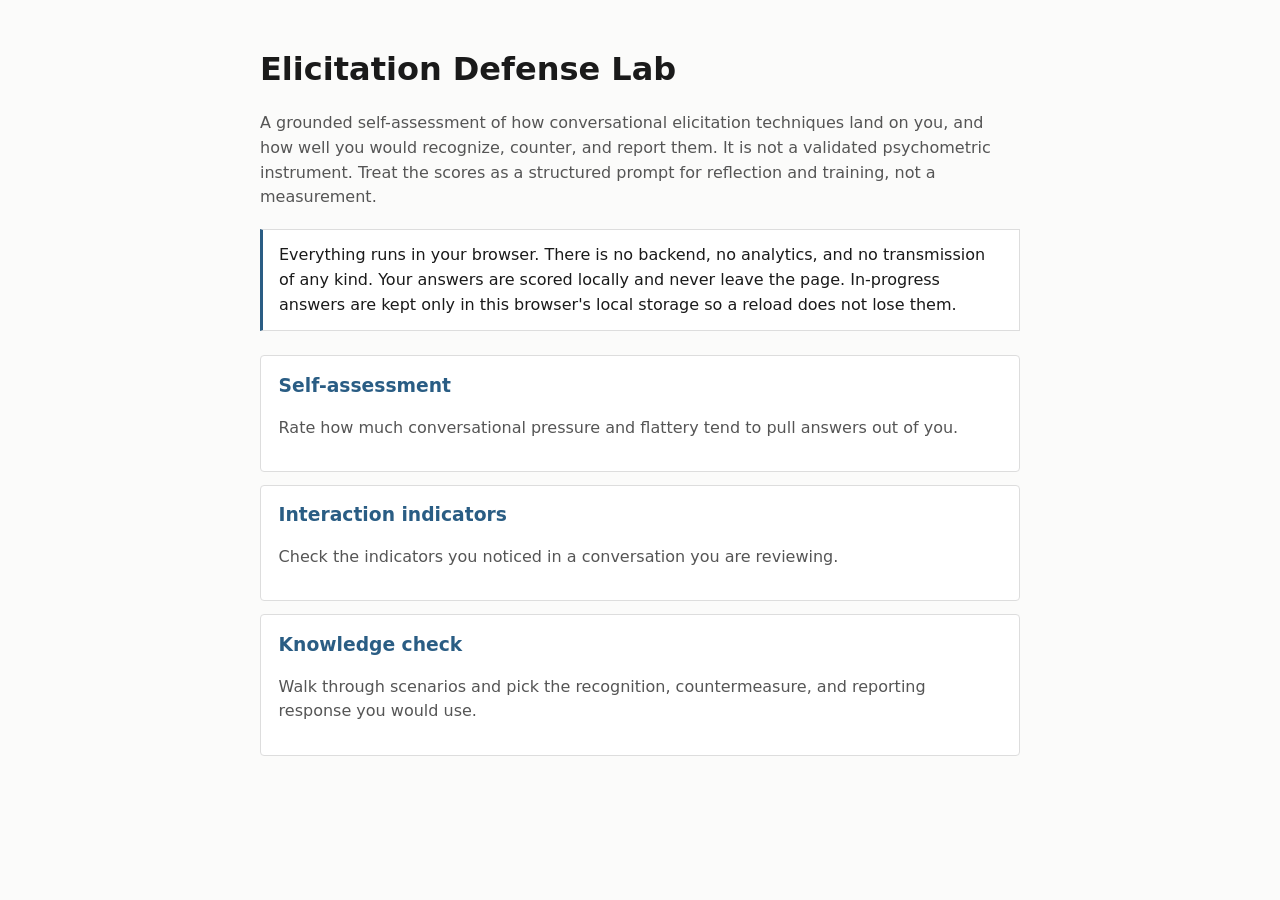
<file: web/index.html>
<!DOCTYPE html>
<html lang="en">
<head>
  <meta charset="utf-8">
  <meta name="viewport" content="width=device-width, initial-scale=1">
  <title>Elicitation Defense Lab</title>
  <link rel="stylesheet" href="style.css">
</head>
<body>
<main>
  <h1>Elicitation Defense Lab</h1>
  <p class="note">A grounded self-assessment of how conversational elicitation techniques land on you, and how well you would recognize, counter, and report them. It is not a validated psychometric instrument. Treat the scores as a structured prompt for reflection and training, not a measurement.</p>

  <div class="privacy">
    Everything runs in your browser. There is no backend, no analytics, and no
    transmission of any kind. Your answers are scored locally and never leave the
    page. In-progress answers are kept only in this browser's local storage so a
    reload does not lose them.
  </div>

  <ul class="modules">
    <li>
      <h3><a href="self.html">Self-assessment</a></h3>
      <p class="note">Rate how much conversational pressure and flattery tend to pull answers out of you.</p>
    </li>
    <li>
      <h3><a href="interaction.html">Interaction indicators</a></h3>
      <p class="note">Check the indicators you noticed in a conversation you are reviewing.</p>
    </li>
    <li>
      <h3><a href="knowledge.html">Knowledge check</a></h3>
      <p class="note">Walk through scenarios and pick the recognition, countermeasure, and reporting response you would use.</p>
    </li>
  </ul>
</main>
</body>
</html>
</file>
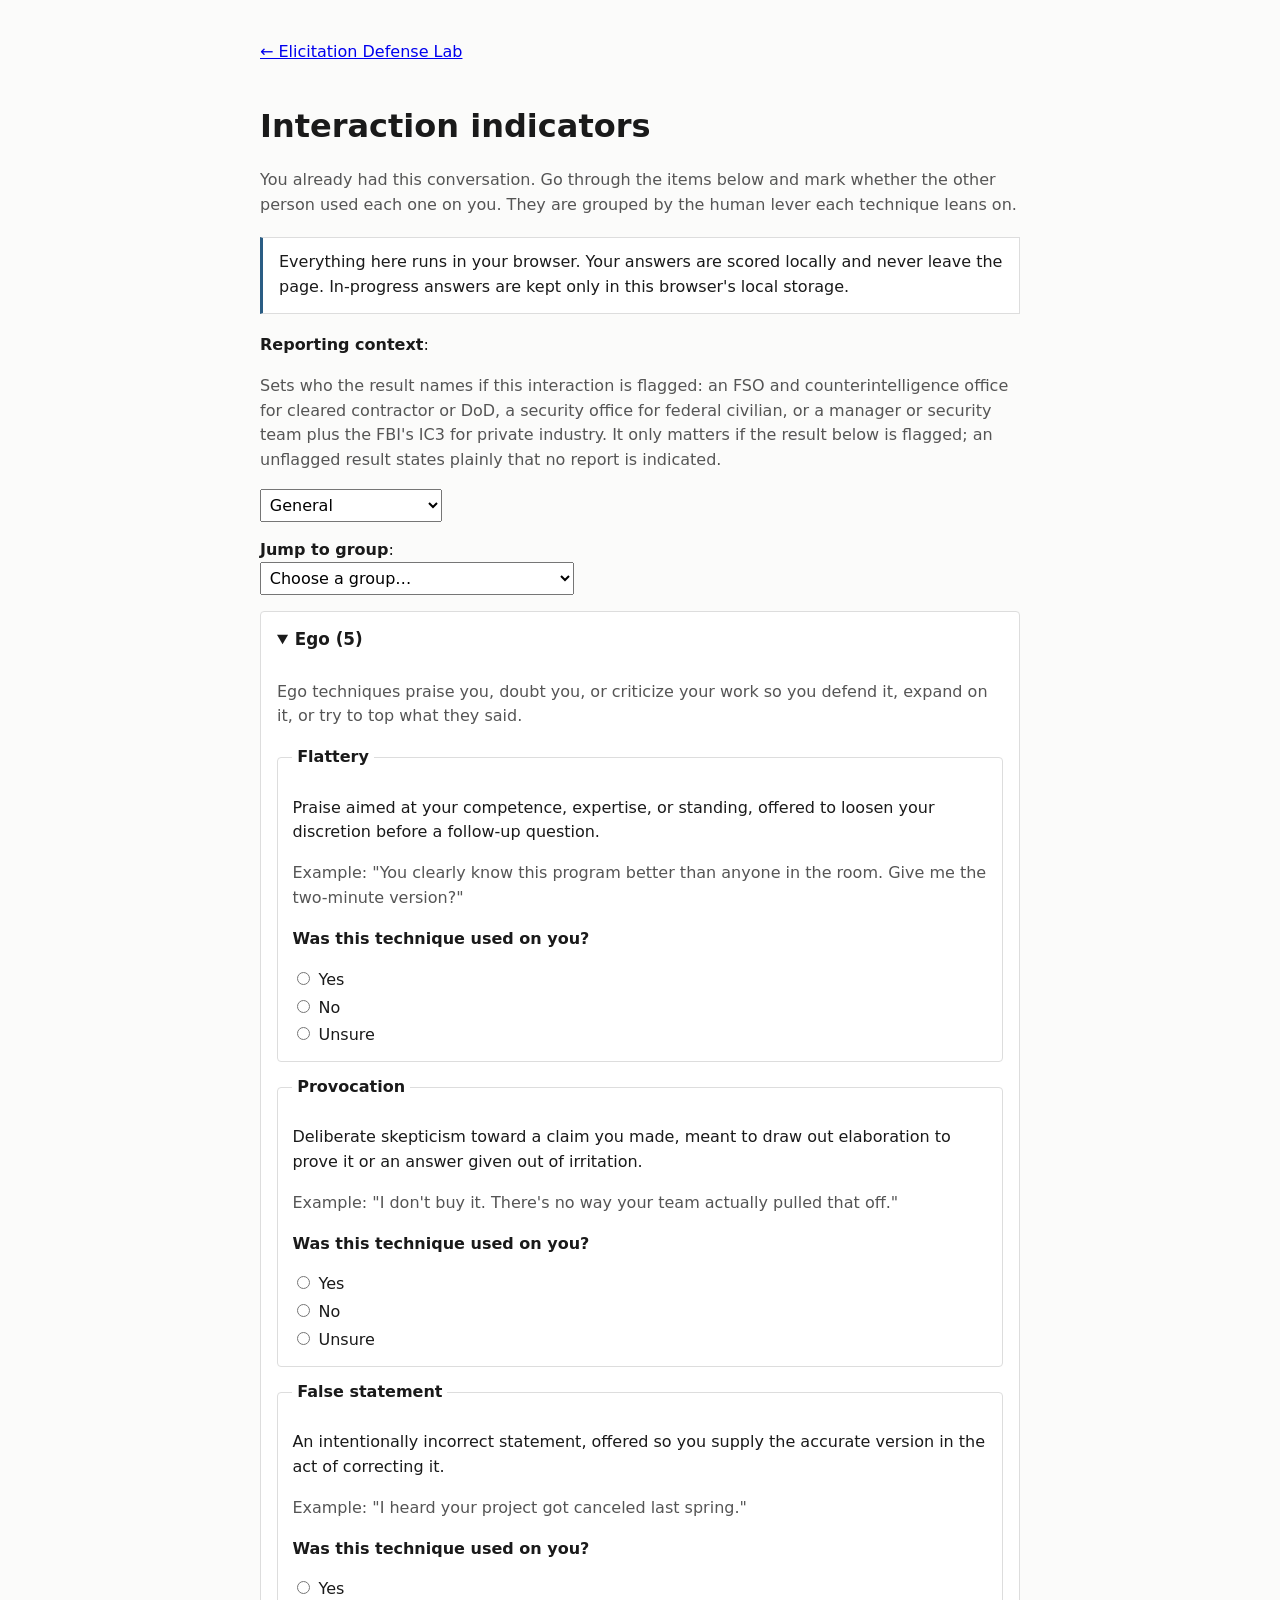
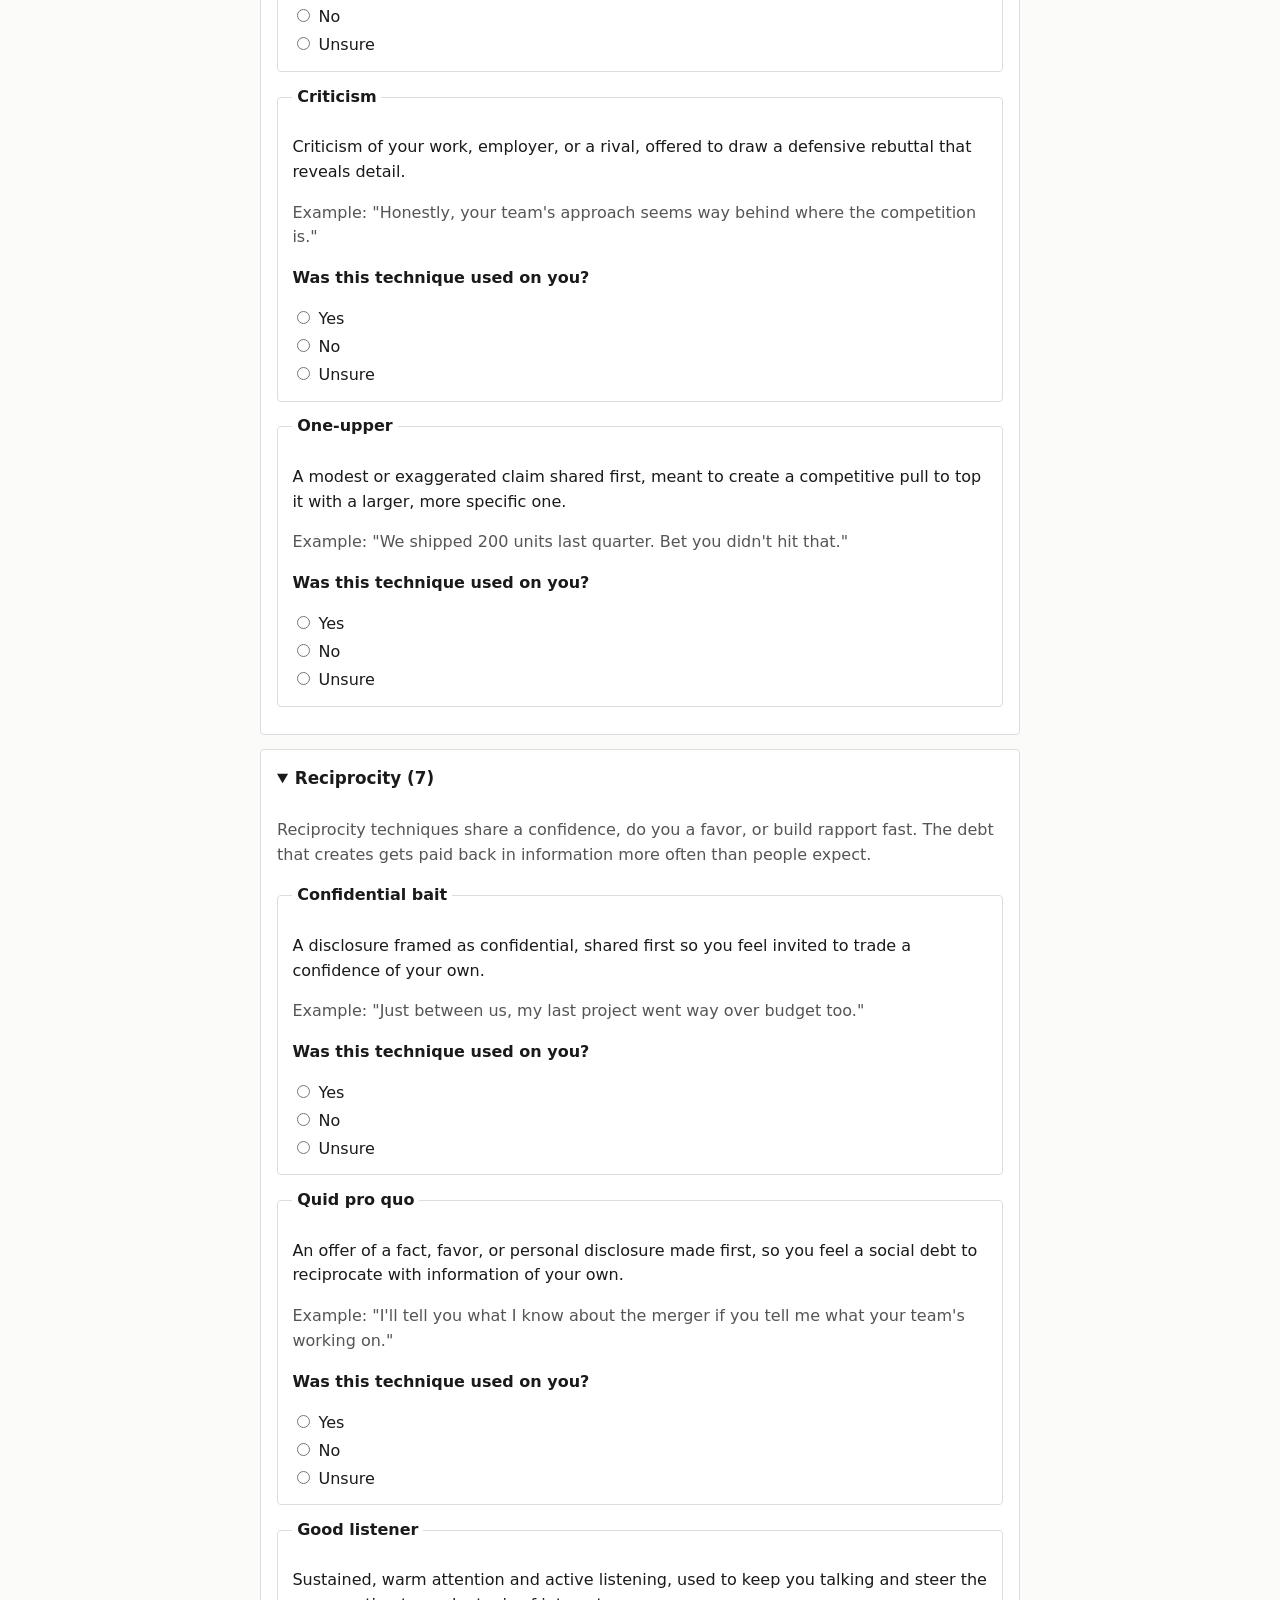
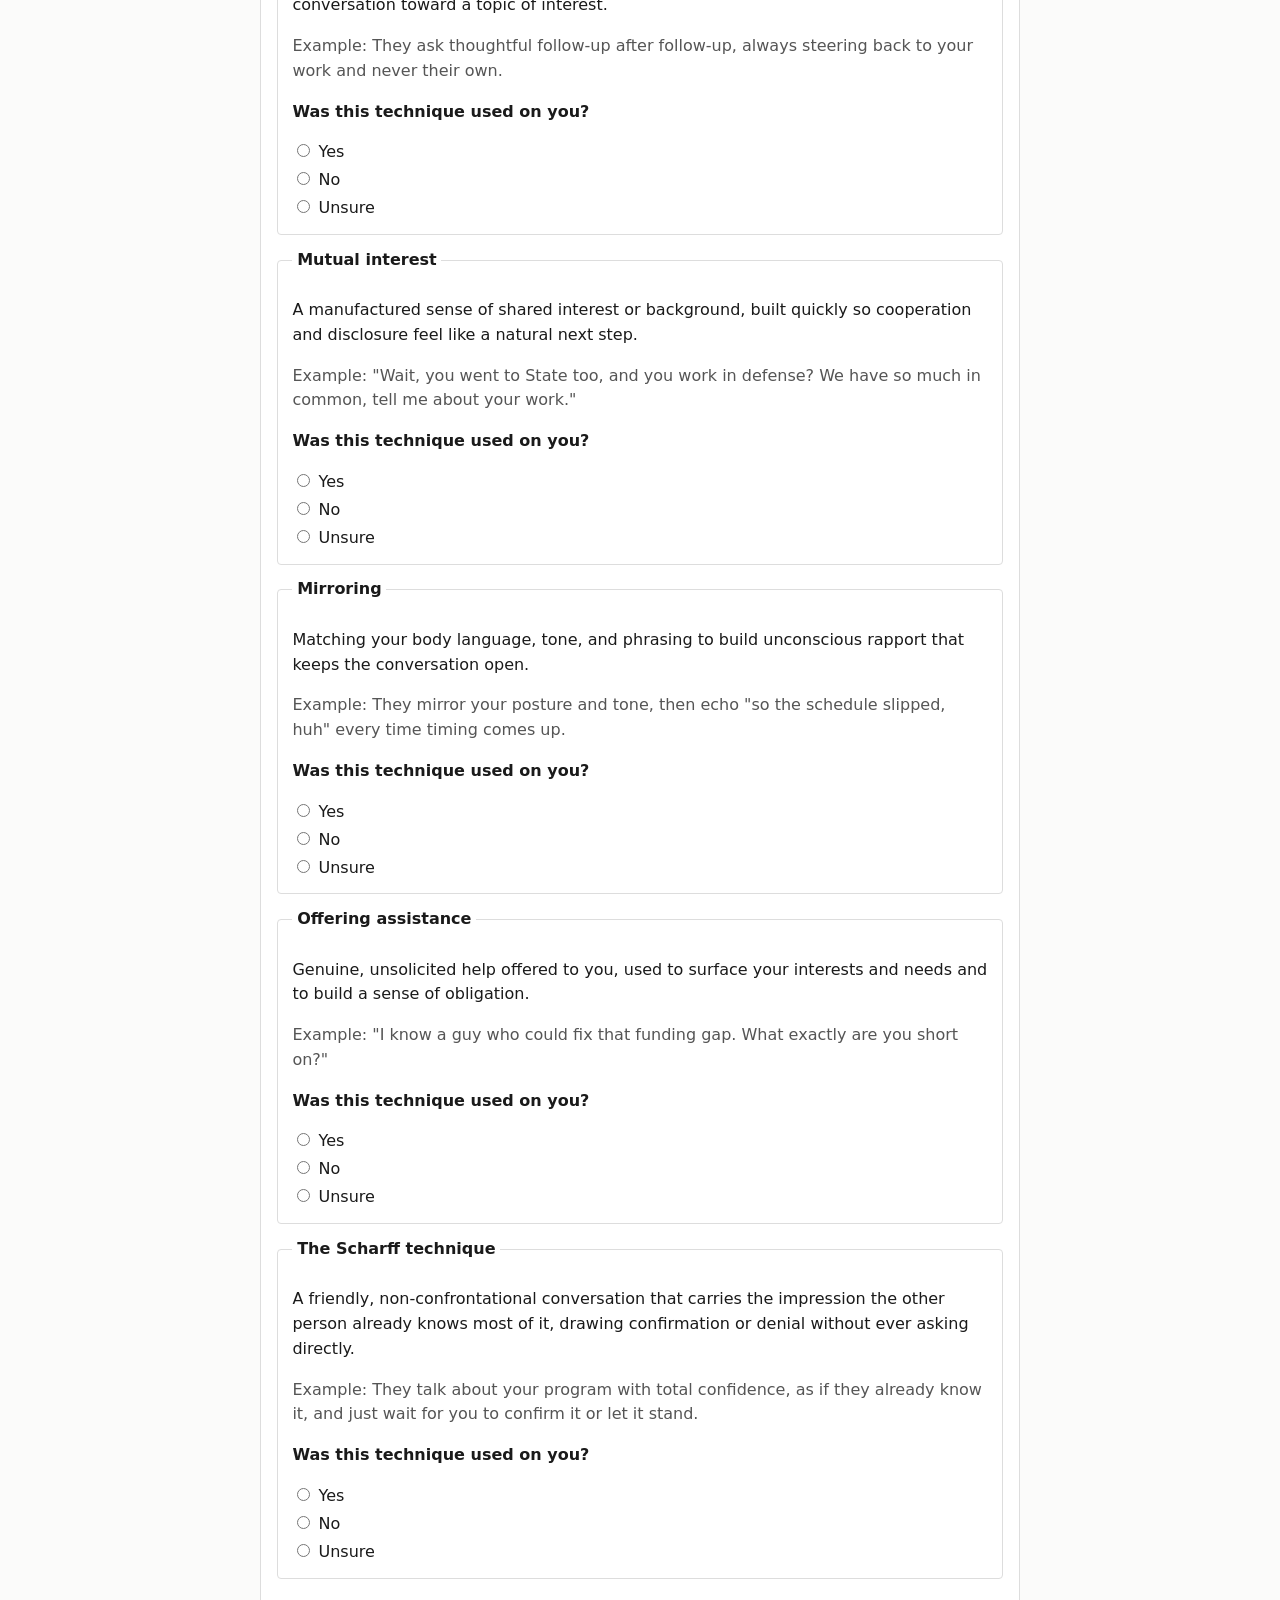
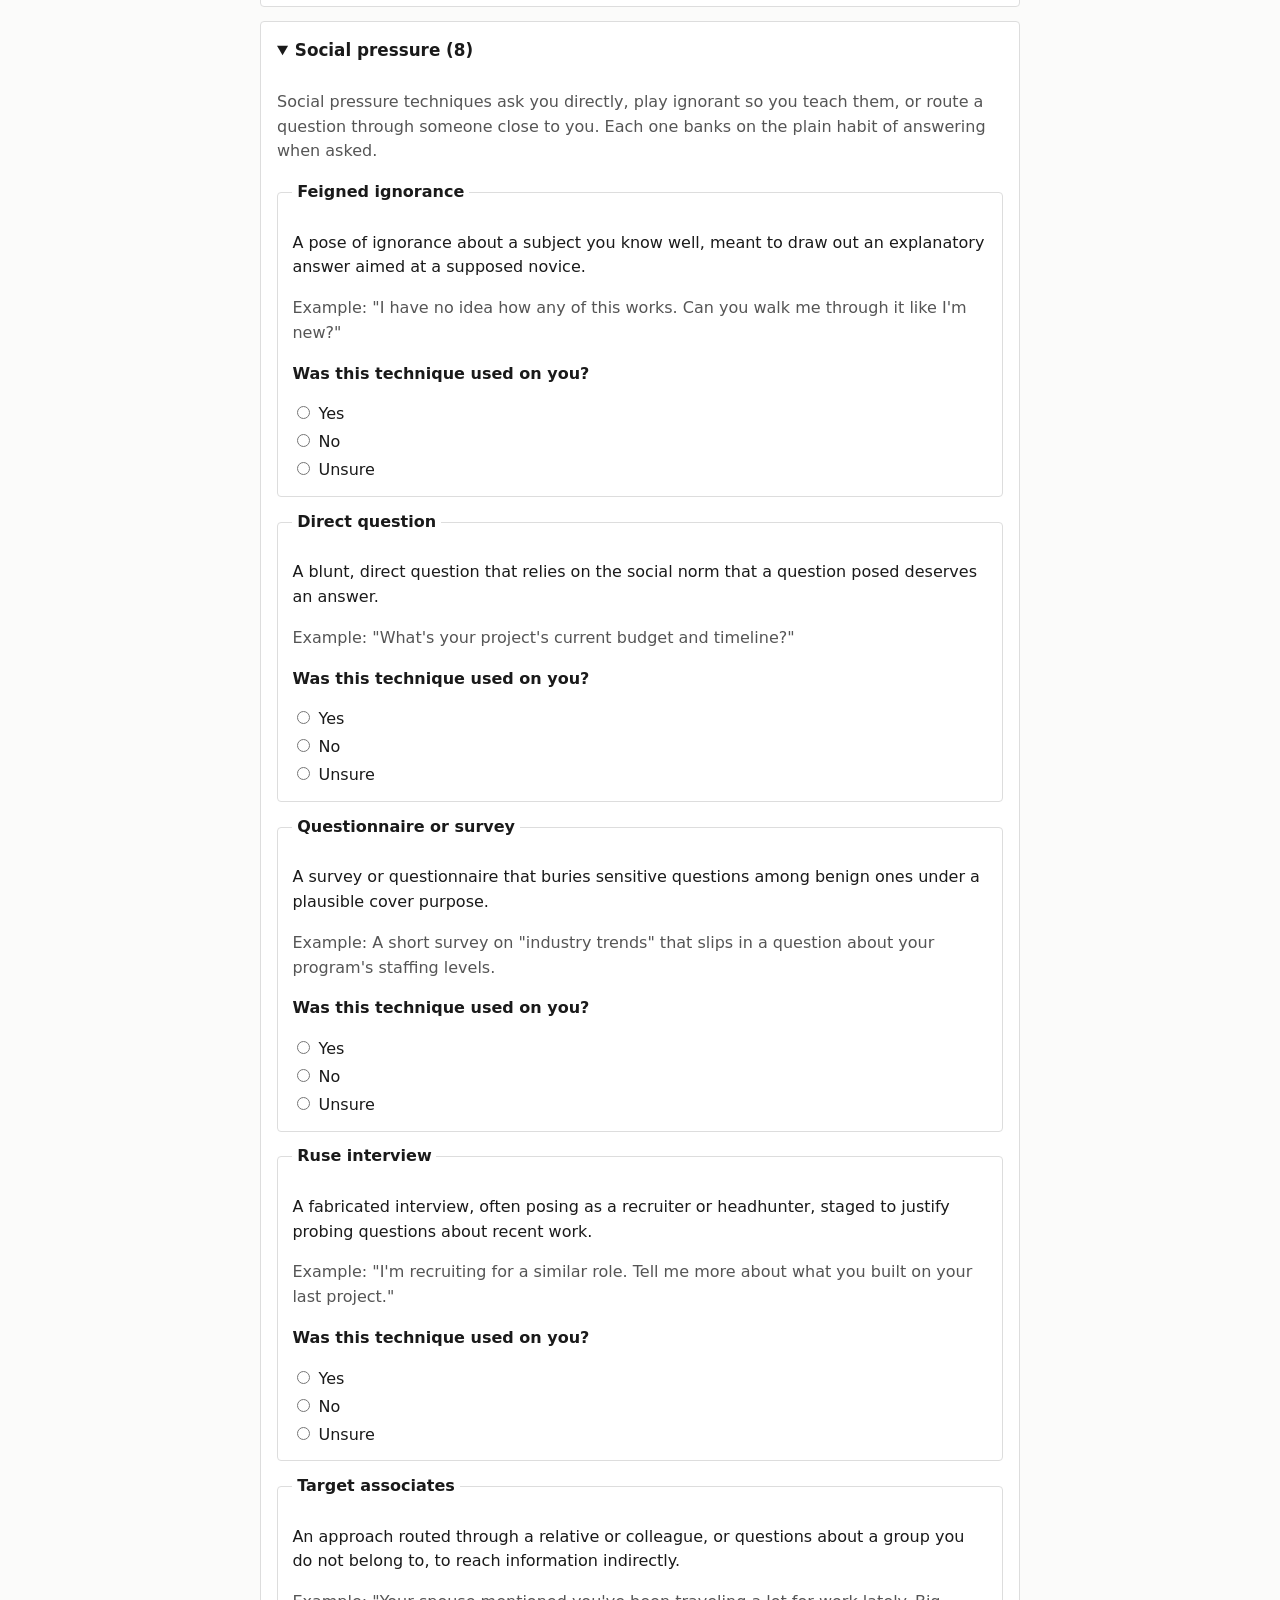
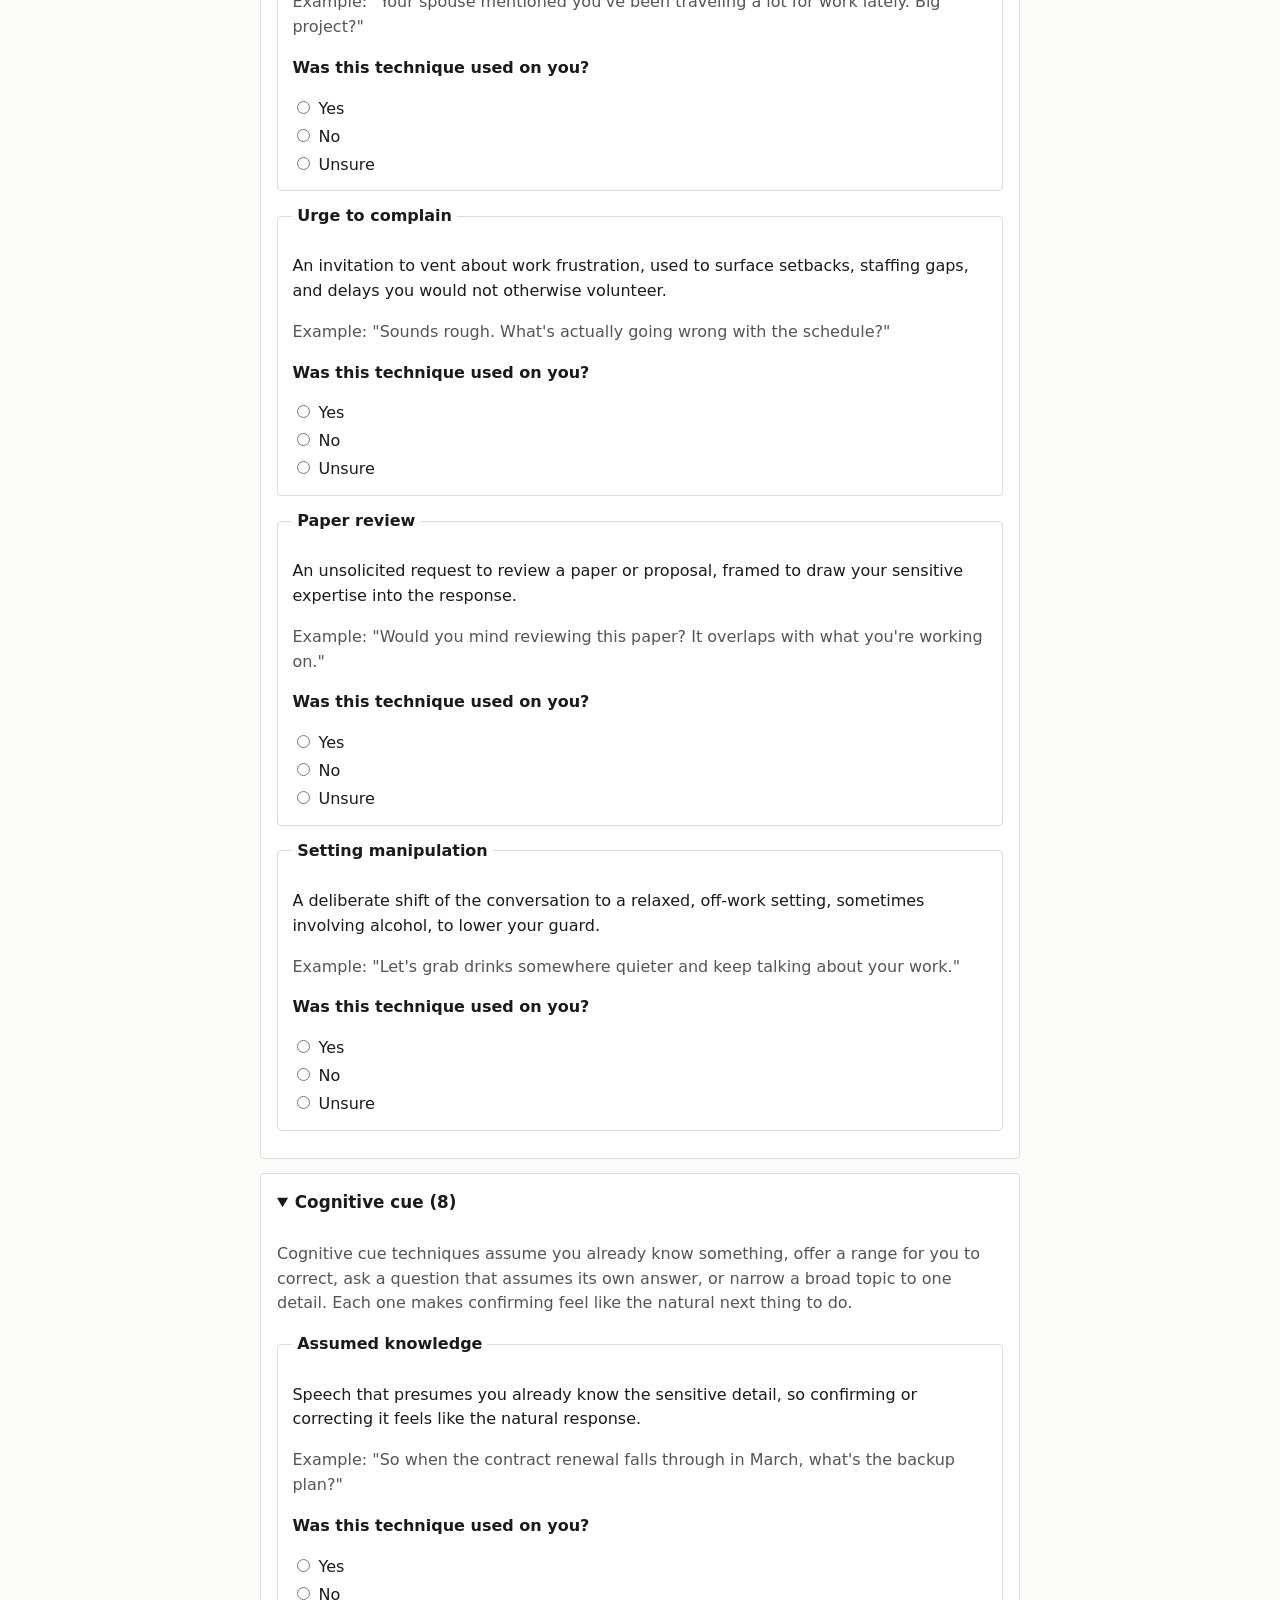
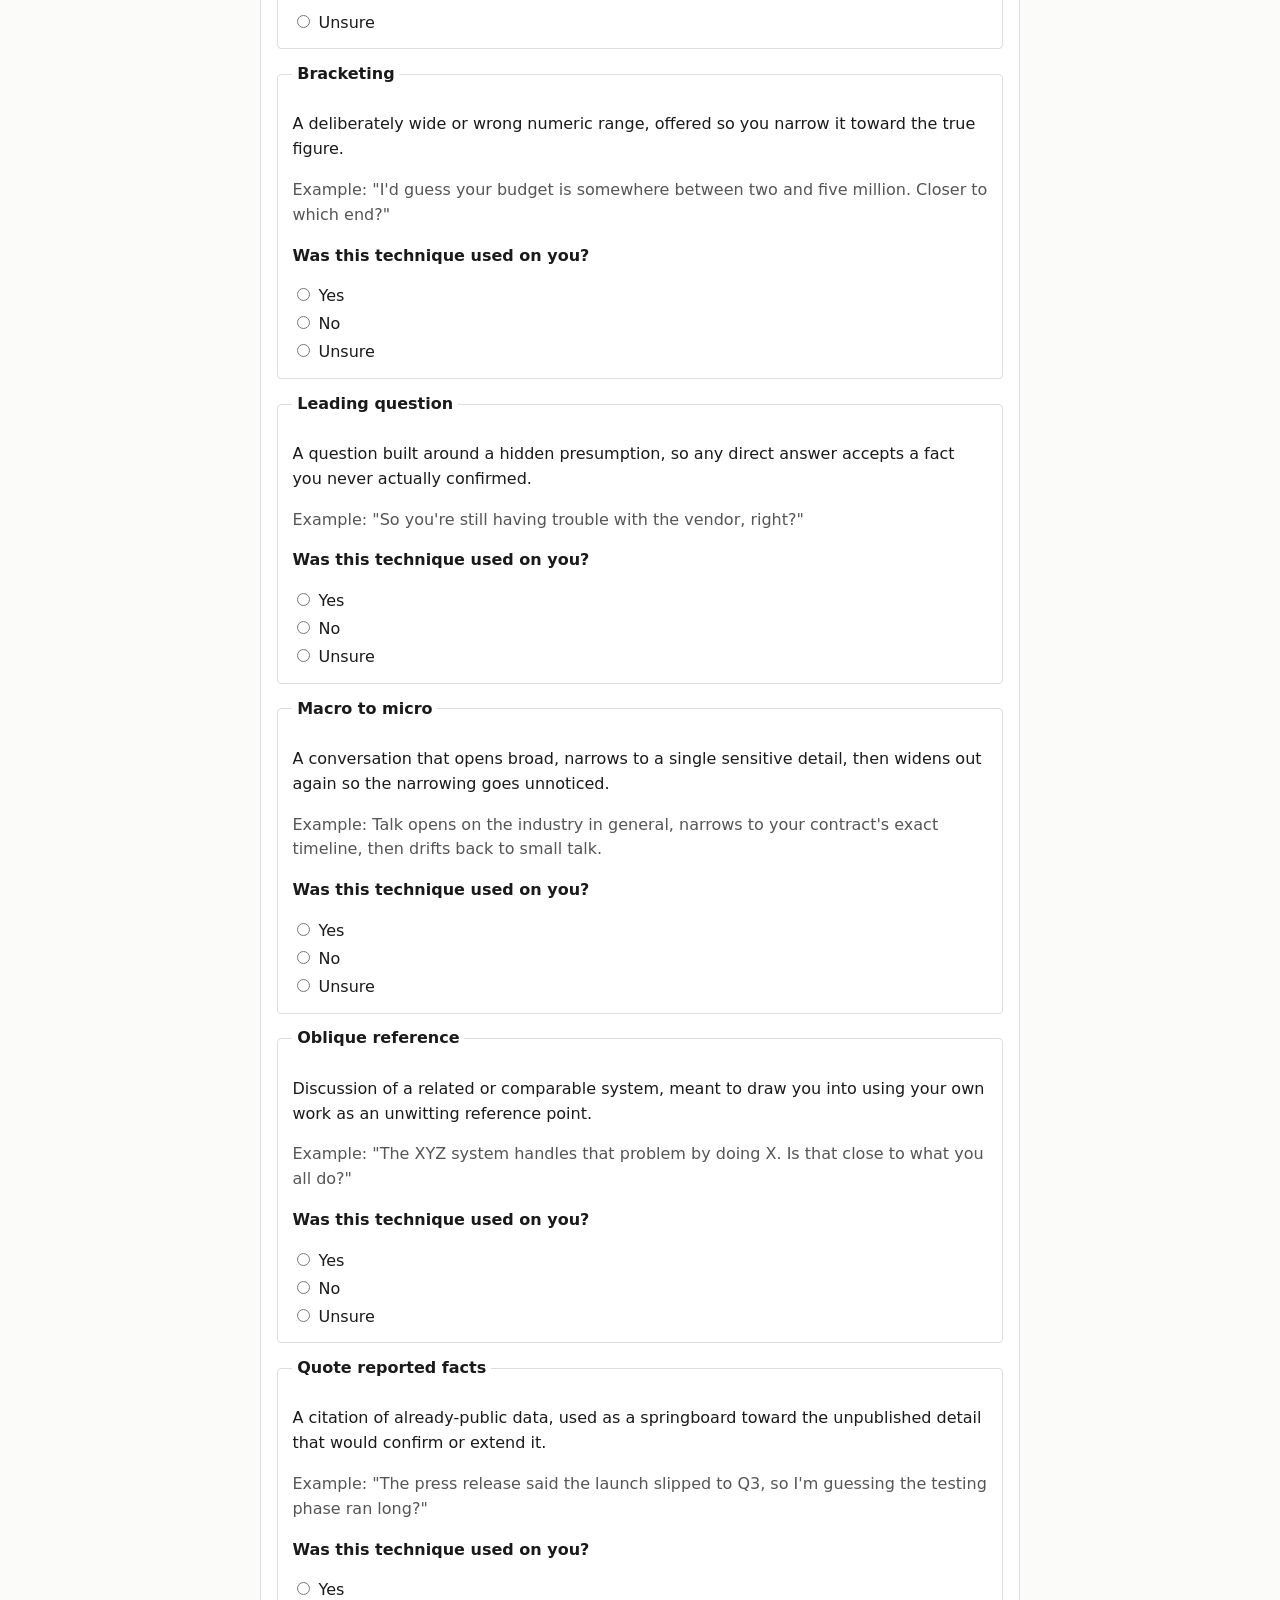
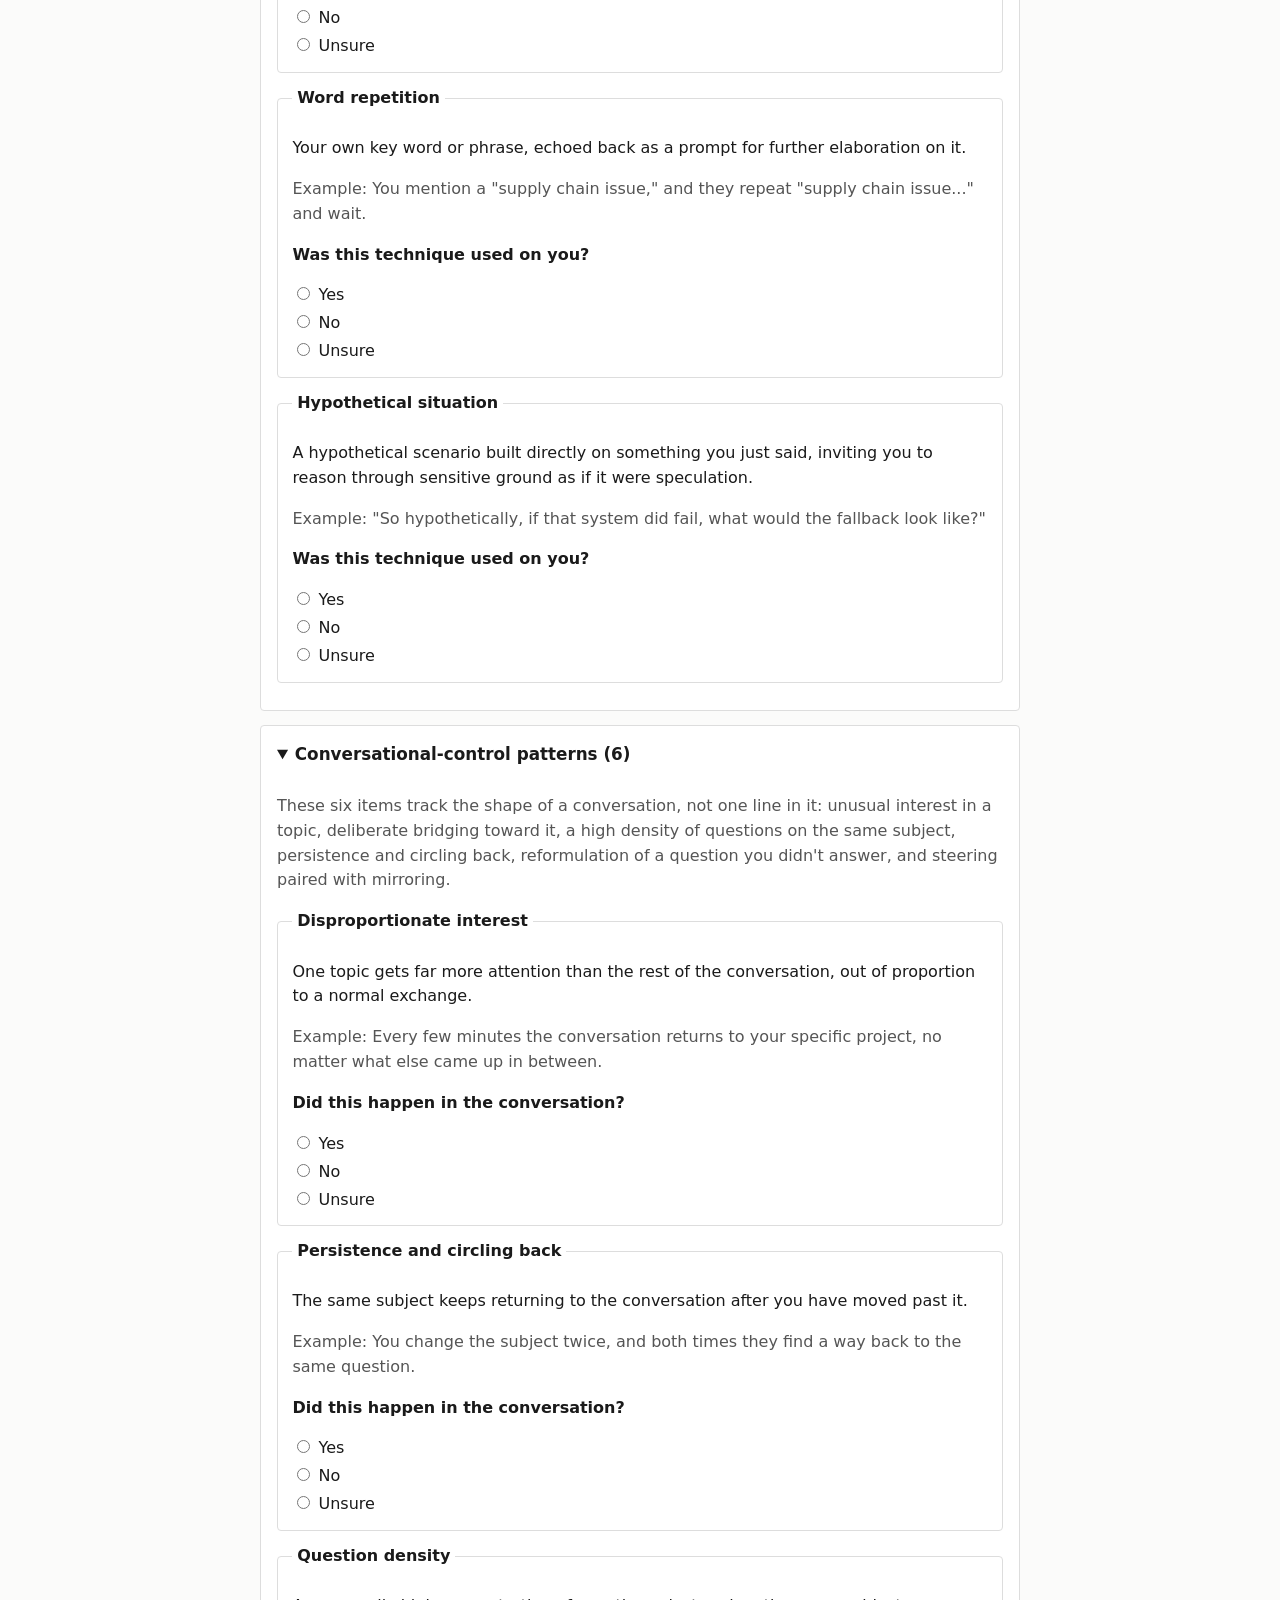
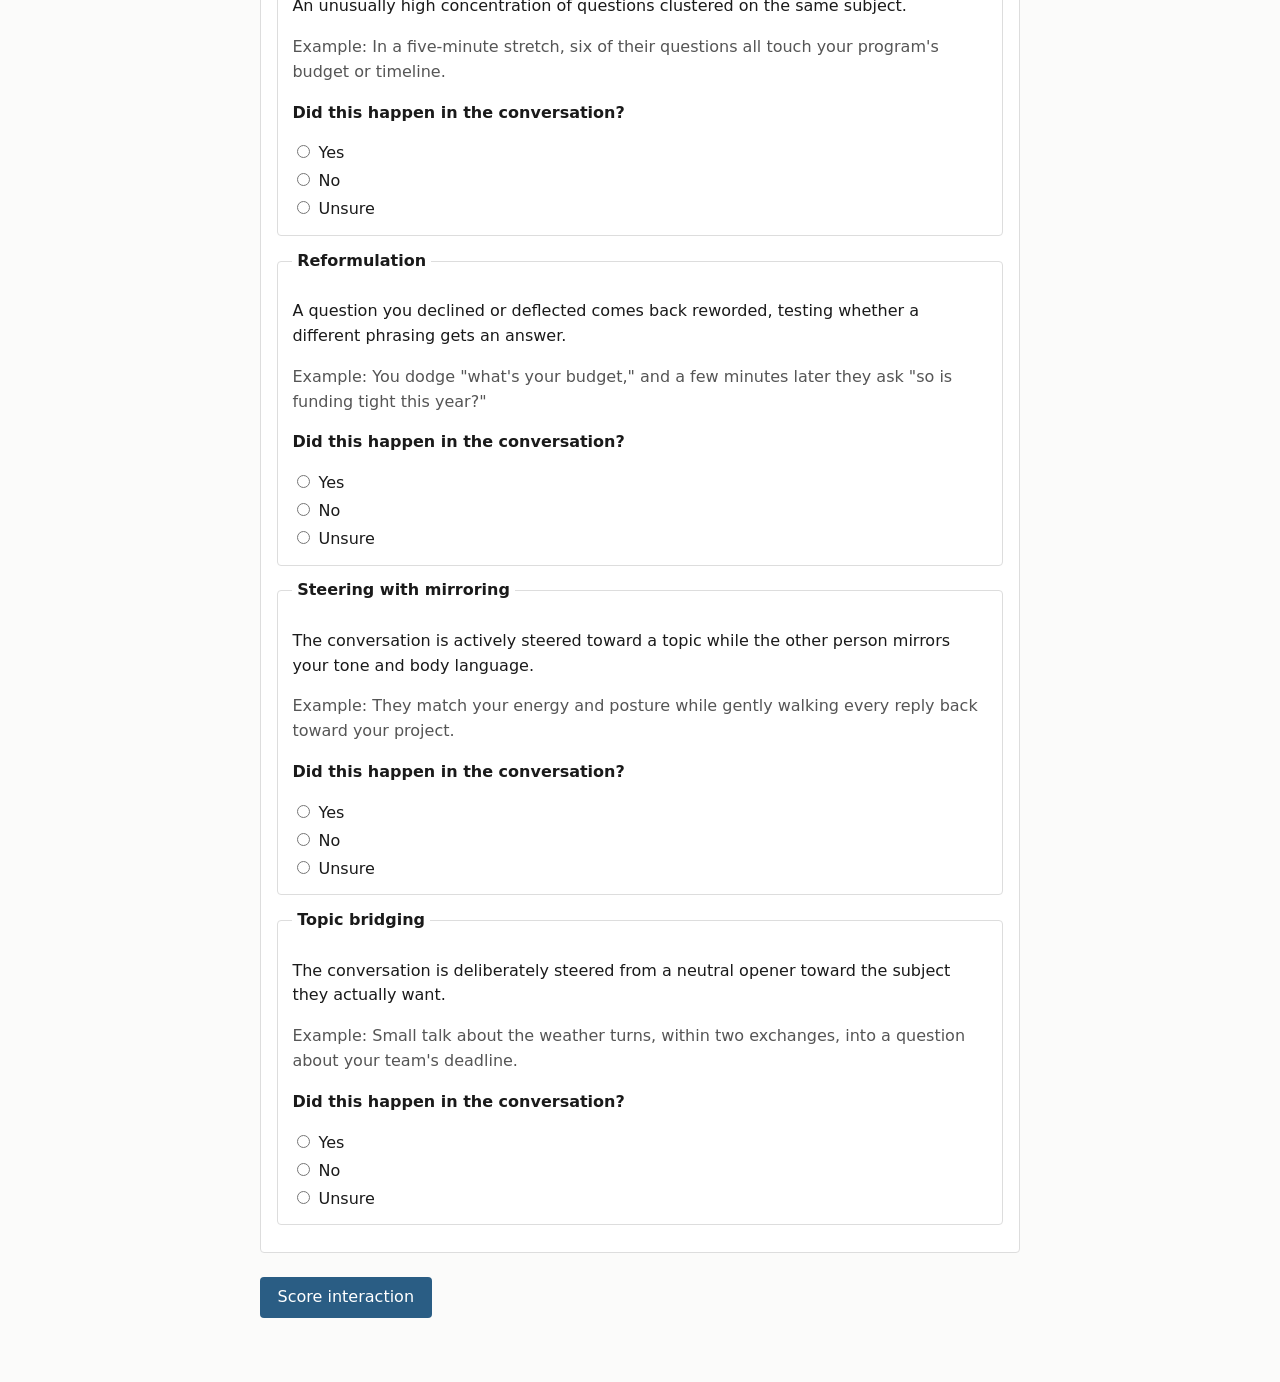
<file: web/interaction.html>
<!DOCTYPE html>
<html lang="en">
<head>
  <meta charset="utf-8">
  <meta name="viewport" content="width=device-width, initial-scale=1">
  <title>Interaction indicators - Elicitation Defense Lab</title>
  <link rel="stylesheet" href="style.css">
</head>
<body>
<main>
  <p><a class="back-link" href="index.html">&larr; Elicitation Defense Lab</a></p>
  <h1>Interaction indicators</h1>
  <p class="note">You already had this conversation. Go through the items below and mark whether the other person used each one on you. They are grouped by the human lever each technique leans on.</p>

  <div class="privacy">
    Everything here runs in your browser. Your answers are scored locally and
    never leave the page. In-progress answers are kept only in this browser's
    local storage.
  </div>

  <p id="load-error" hidden></p>

  <div class="context-row">
    <label for="context"><strong>Reporting context</strong>:</label><br>
    <p class="note">Sets who the result names if this interaction is flagged: an FSO and counterintelligence office for cleared contractor or DoD, a security office for federal civilian, or a manager or security team plus the FBI's IC3 for private industry. It only matters if the result below is flagged; an unflagged result states plainly that no report is indicated.</p>
    <select id="context">
      <option value="general">General</option>
      <option value="dod">DoD</option>
      <option value="federal">Federal civilian</option>
      <option value="cleared_contractor">Cleared contractor</option>
      <option value="private_industry">Private industry</option>
    </select>
  </div>

  <div class="context-row">
    <label for="group-jump"><strong>Jump to group</strong>:</label><br>
    <select id="group-jump">
      <option value="">Choose a group&hellip;</option>
    </select>
  </div>

  <div id="interaction-groups"></div>
  <button id="interaction-run">Score interaction</button>

  <section id="result" hidden>
    <h2>Result</h2>
    <div id="result-summary"></div>
  </section>
</main>
<script type="module" src="interaction.js"></script>
</body>
</html>
</file>
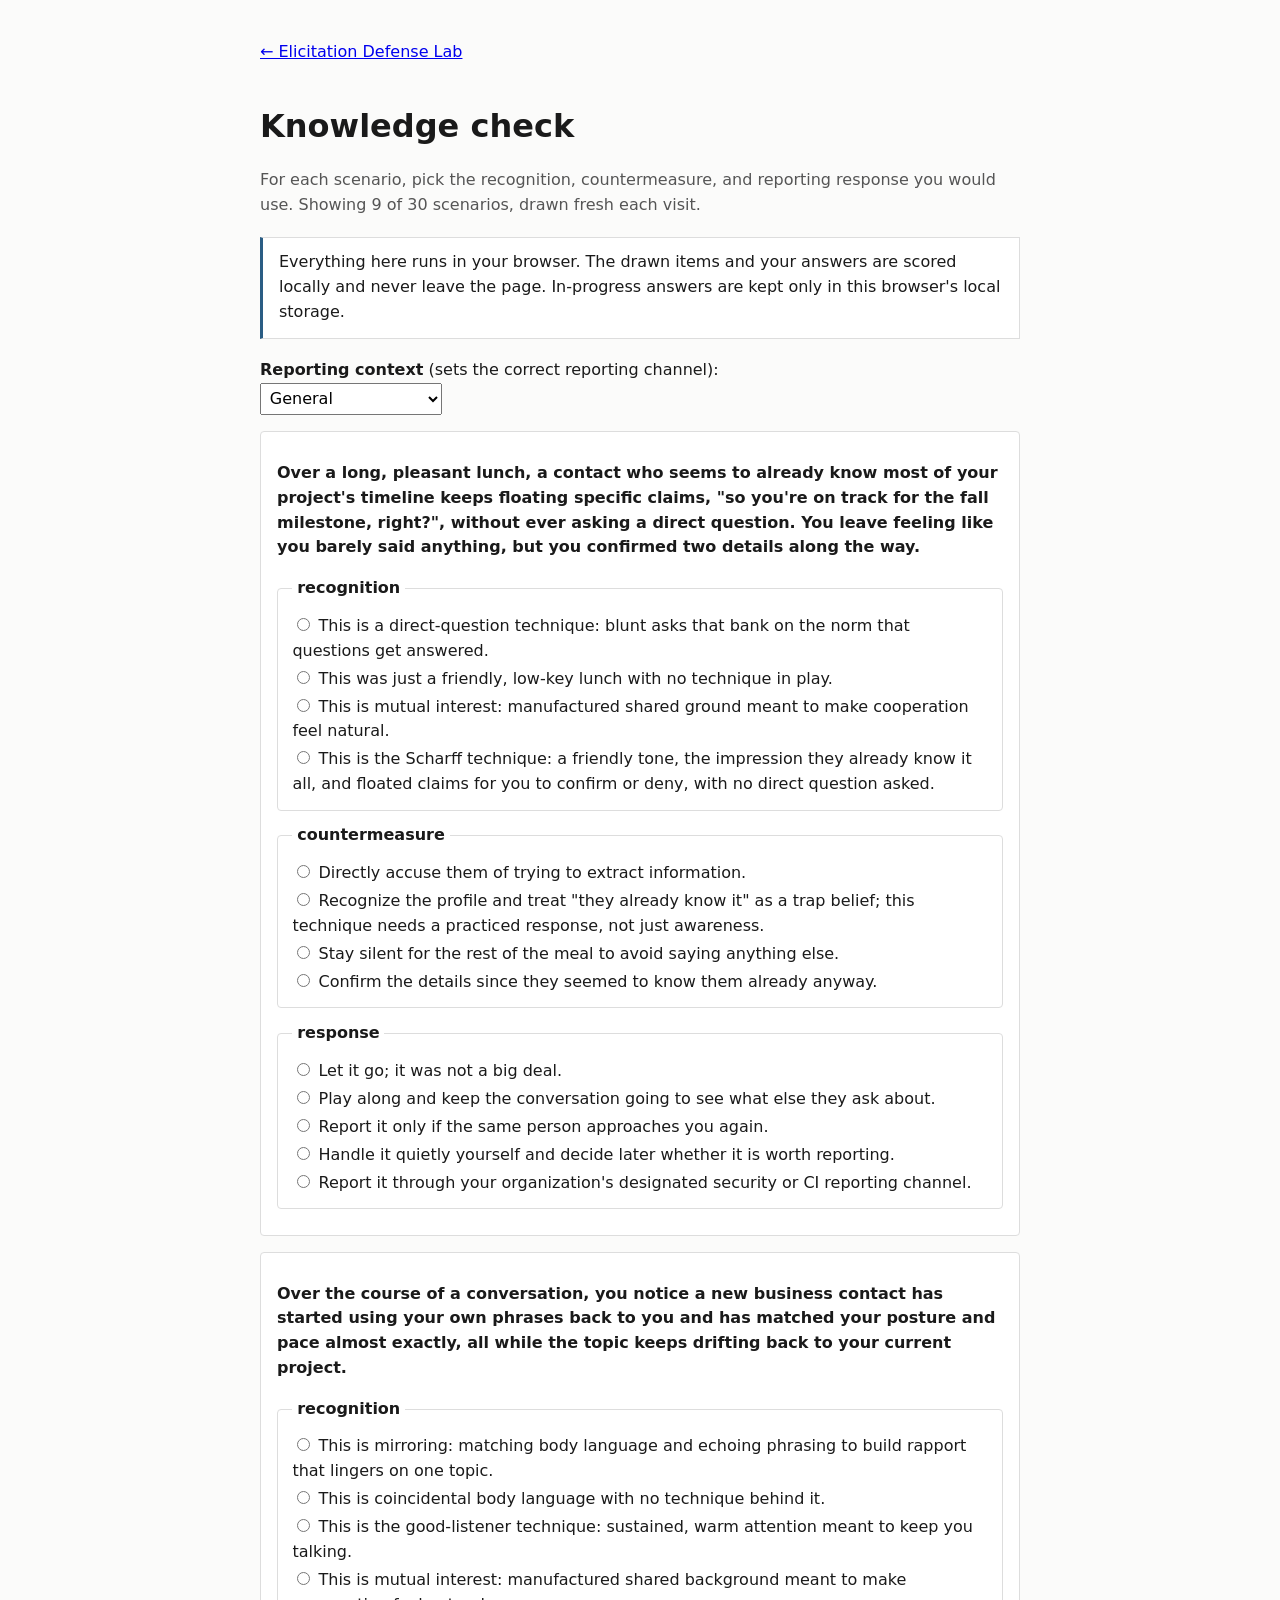
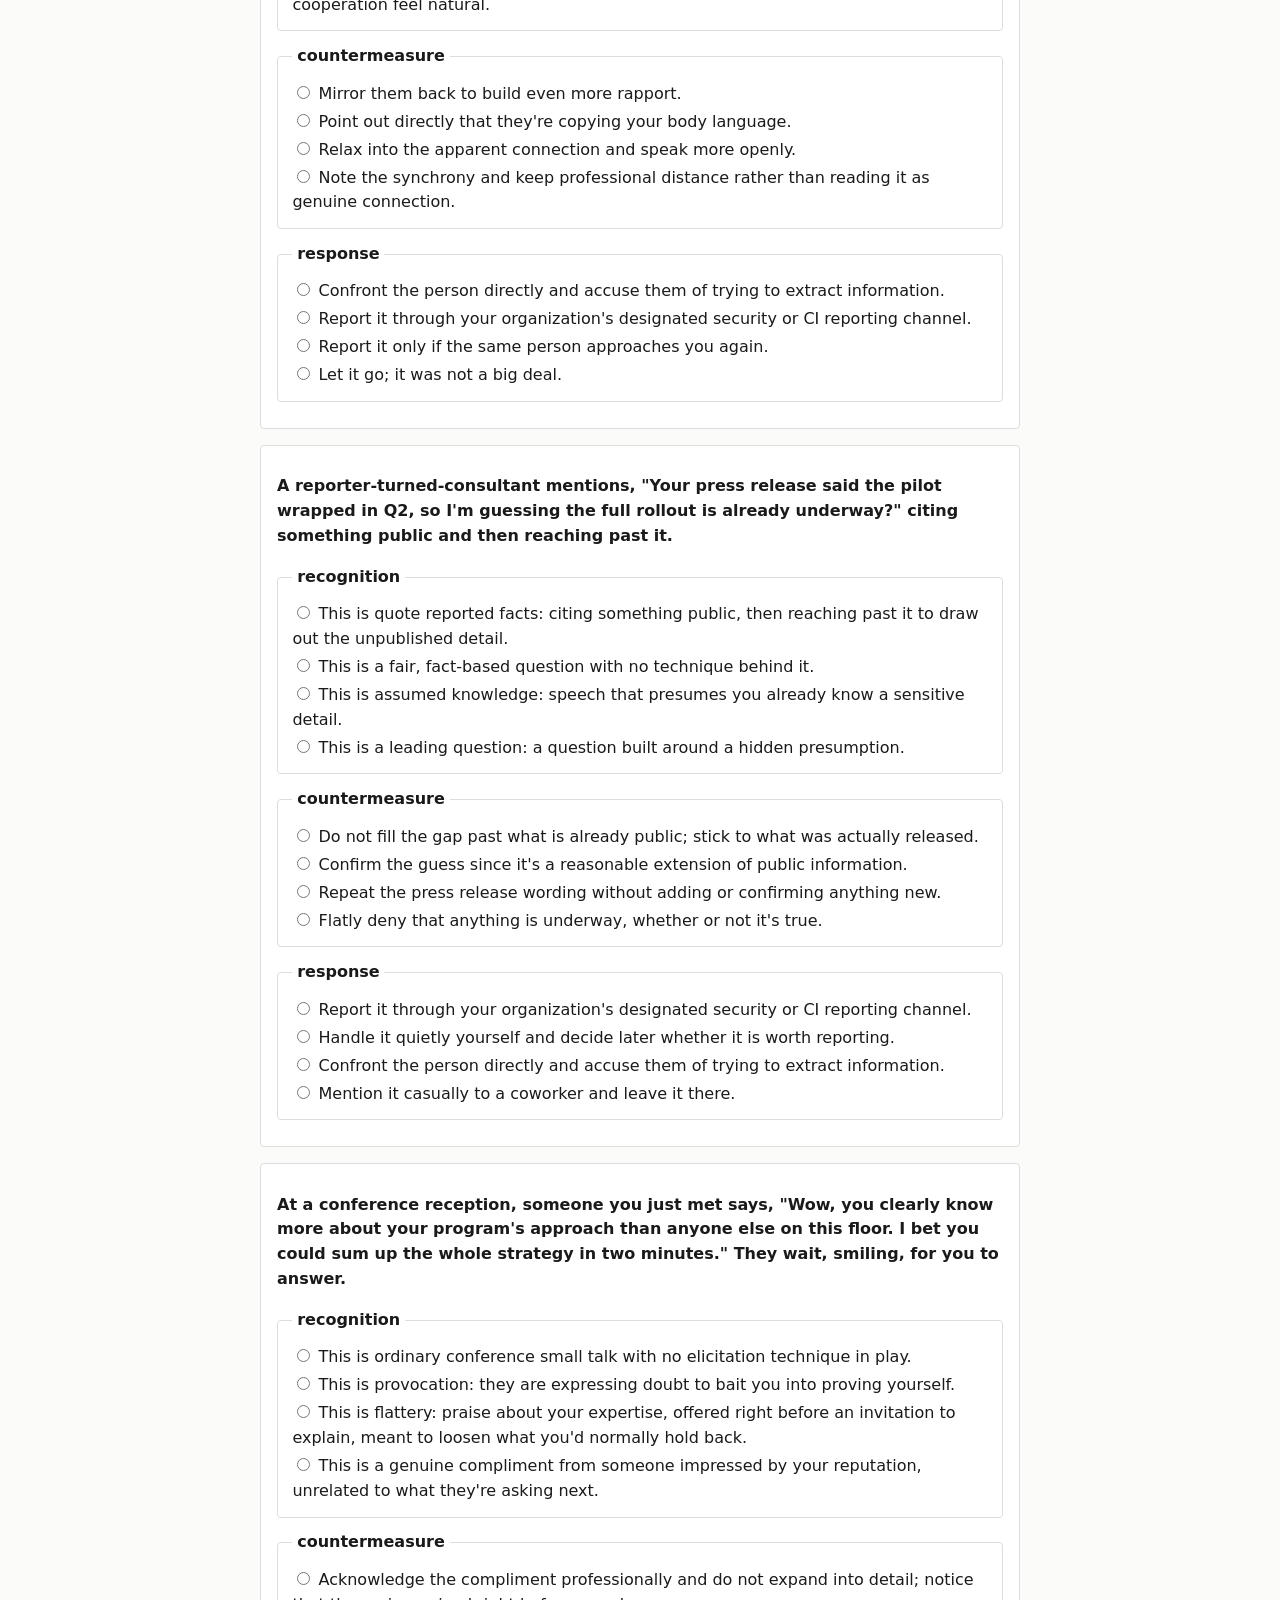
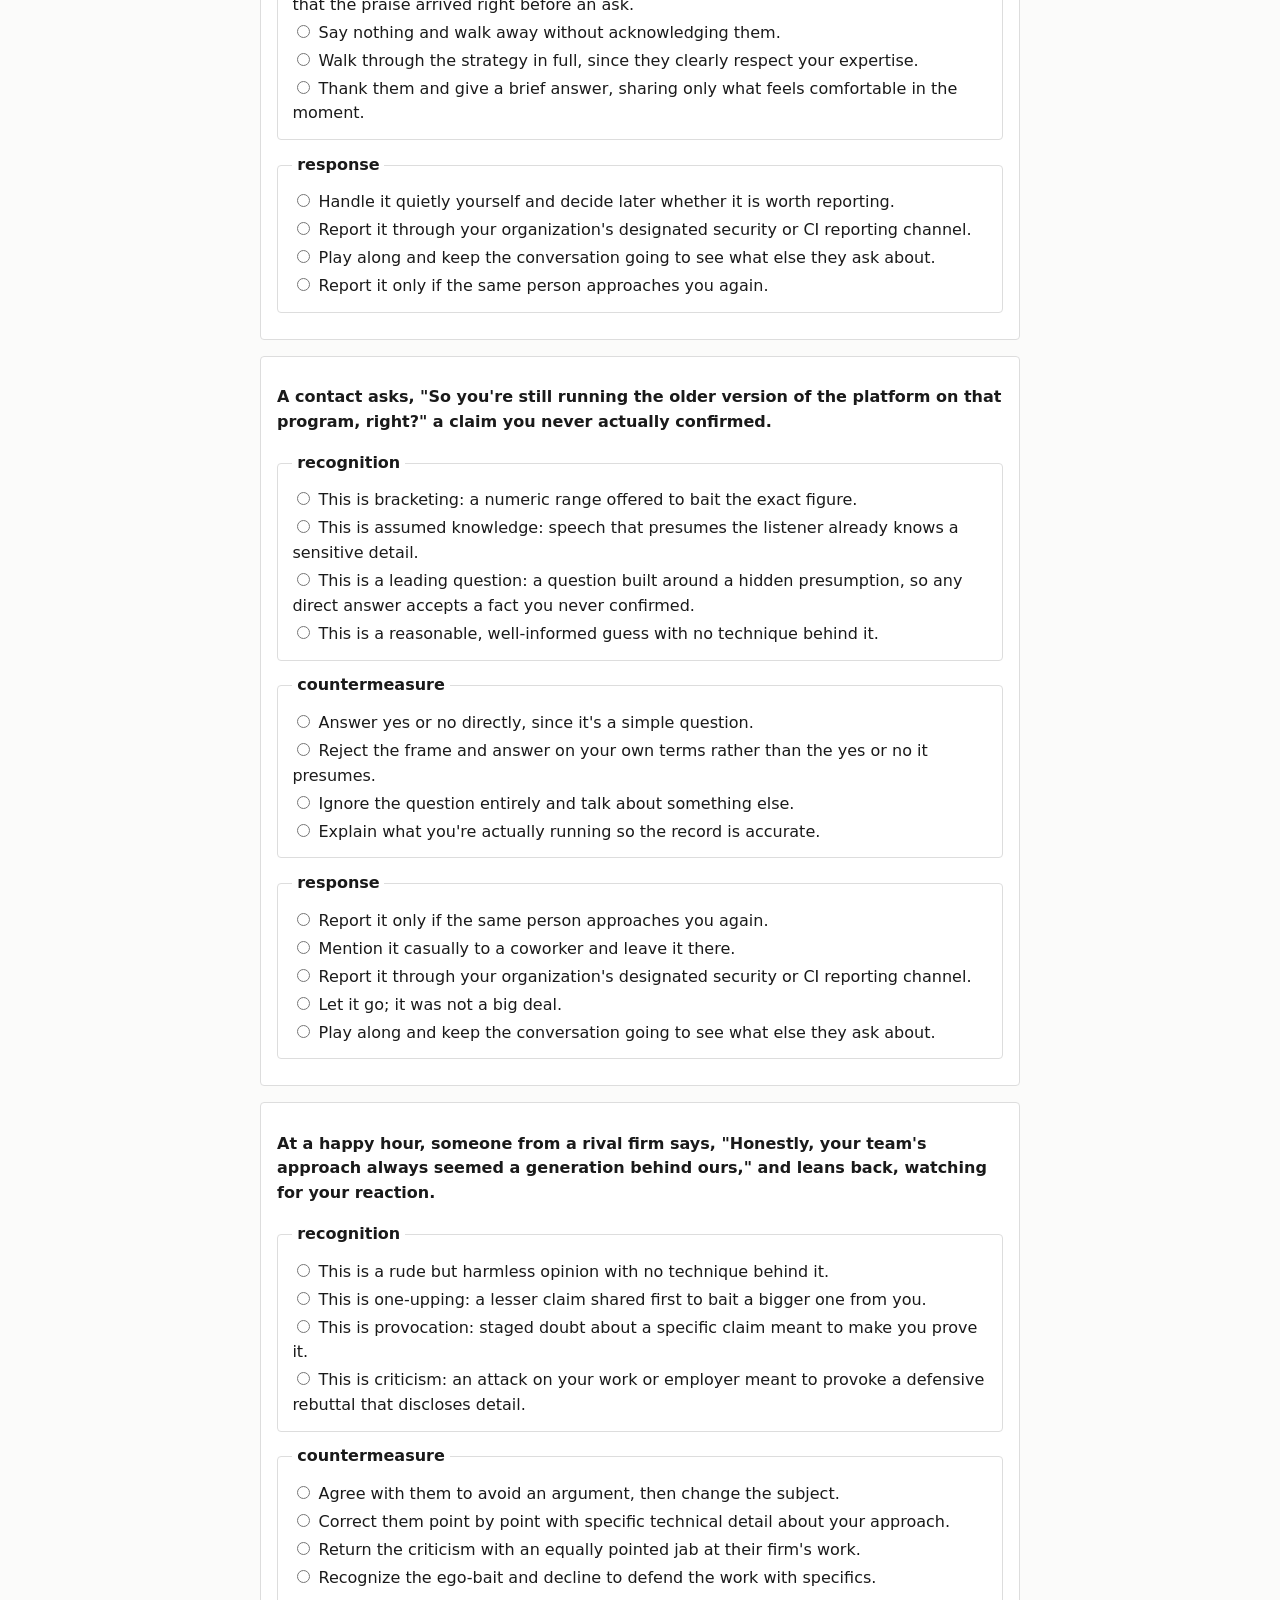
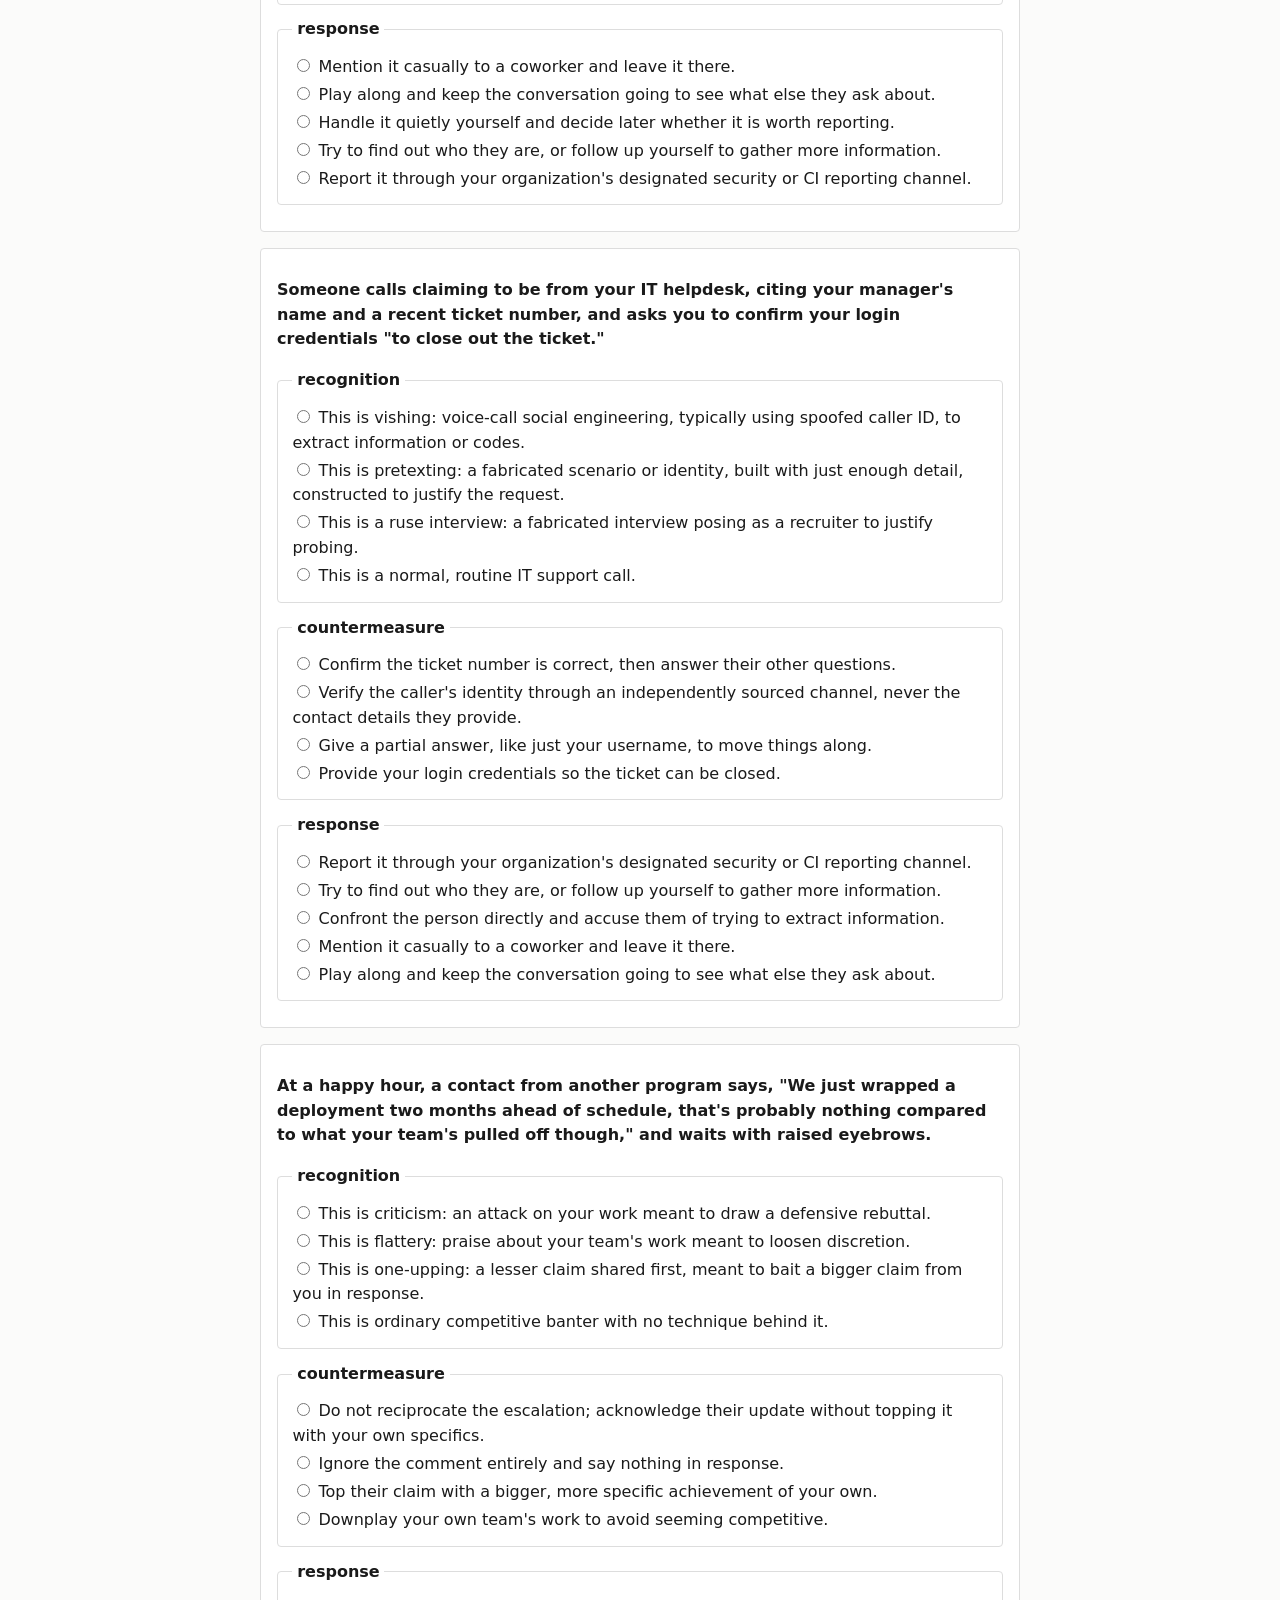
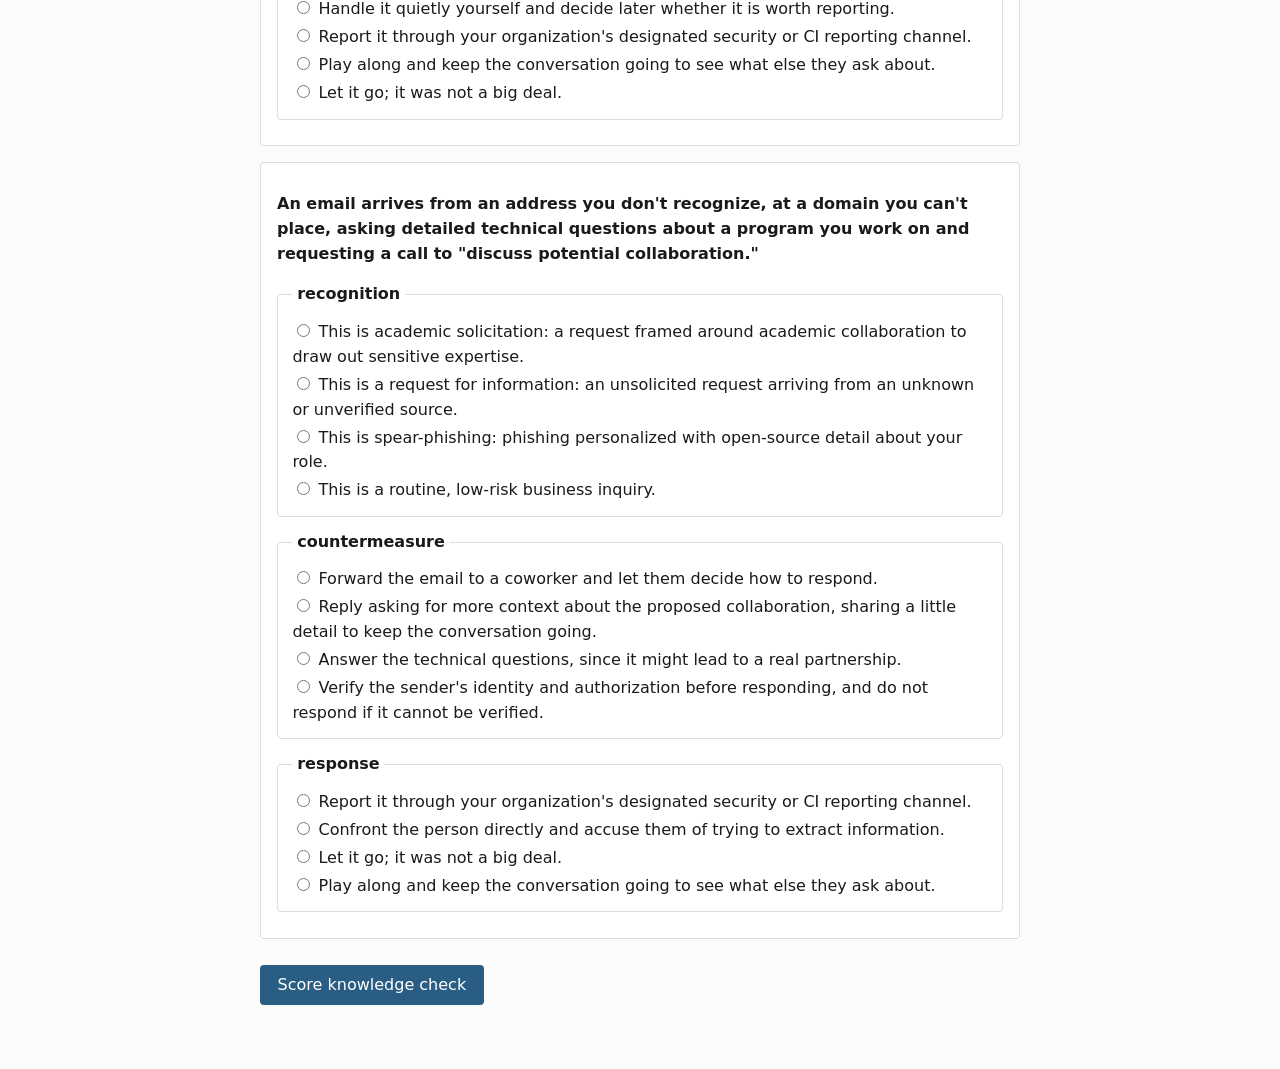
<file: web/knowledge.html>
<!DOCTYPE html>
<html lang="en">
<head>
  <meta charset="utf-8">
  <meta name="viewport" content="width=device-width, initial-scale=1">
  <title>Knowledge check - Elicitation Defense Lab</title>
  <link rel="stylesheet" href="style.css">
</head>
<body>
<main>
  <p><a class="back-link" href="index.html">&larr; Elicitation Defense Lab</a></p>
  <h1>Knowledge check</h1>
  <p class="note">For each scenario, pick the recognition, countermeasure, and reporting response you would use. <span id="sample-note"></span></p>

  <div class="privacy">
    Everything here runs in your browser. The drawn items and your answers are
    scored locally and never leave the page. In-progress answers are kept only
    in this browser's local storage.
  </div>

  <p id="load-error" hidden></p>

  <div class="context-row">
    <label for="context"><strong>Reporting context</strong> (sets the correct reporting channel):</label><br>
    <select id="context">
      <option value="general">General</option>
      <option value="dod">DoD</option>
      <option value="federal">Federal civilian</option>
      <option value="cleared_contractor">Cleared contractor</option>
      <option value="private_industry">Private industry</option>
    </select>
  </div>

  <div id="knowledge-items"></div>
  <button id="knowledge-run">Score knowledge check</button>

  <section id="result" hidden>
    <h2>Result</h2>
    <div id="result-summary"></div>
  </section>
</main>
<script type="module" src="knowledge.js"></script>
</body>
</html>
</file>
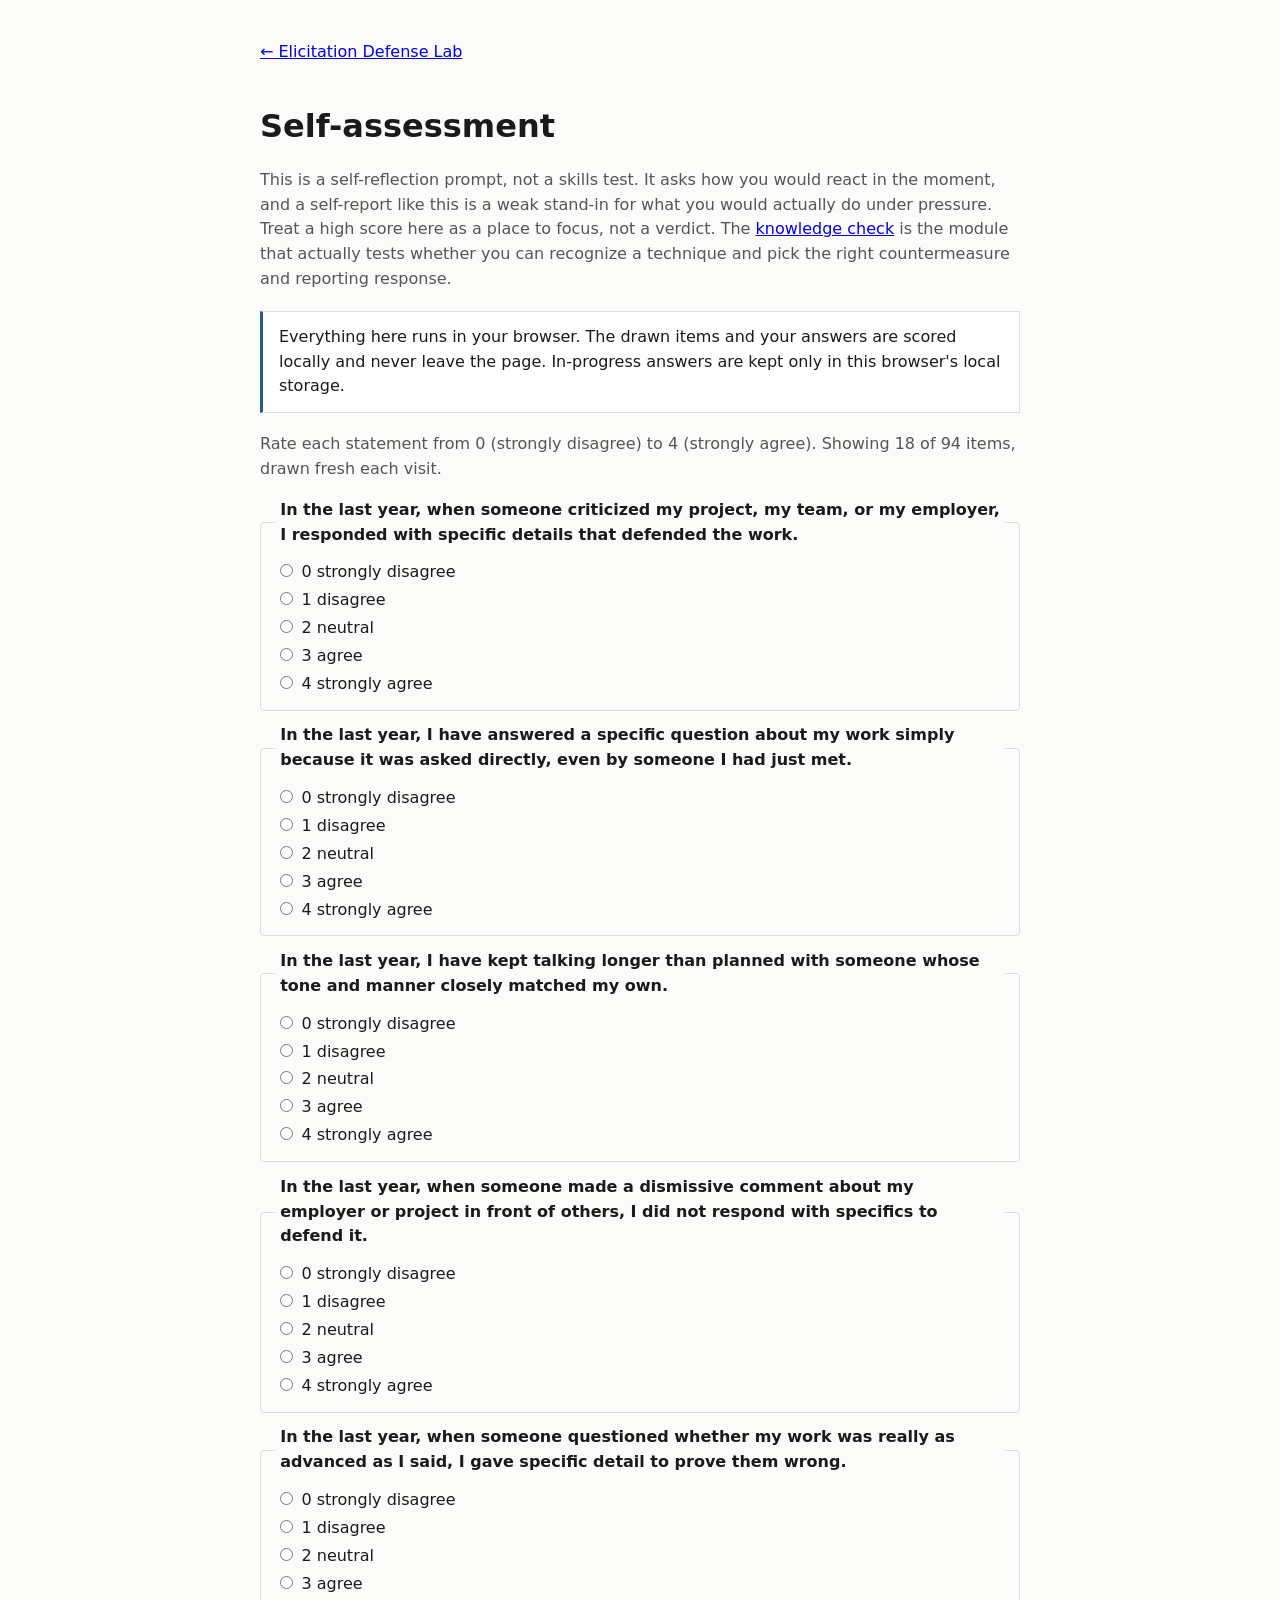
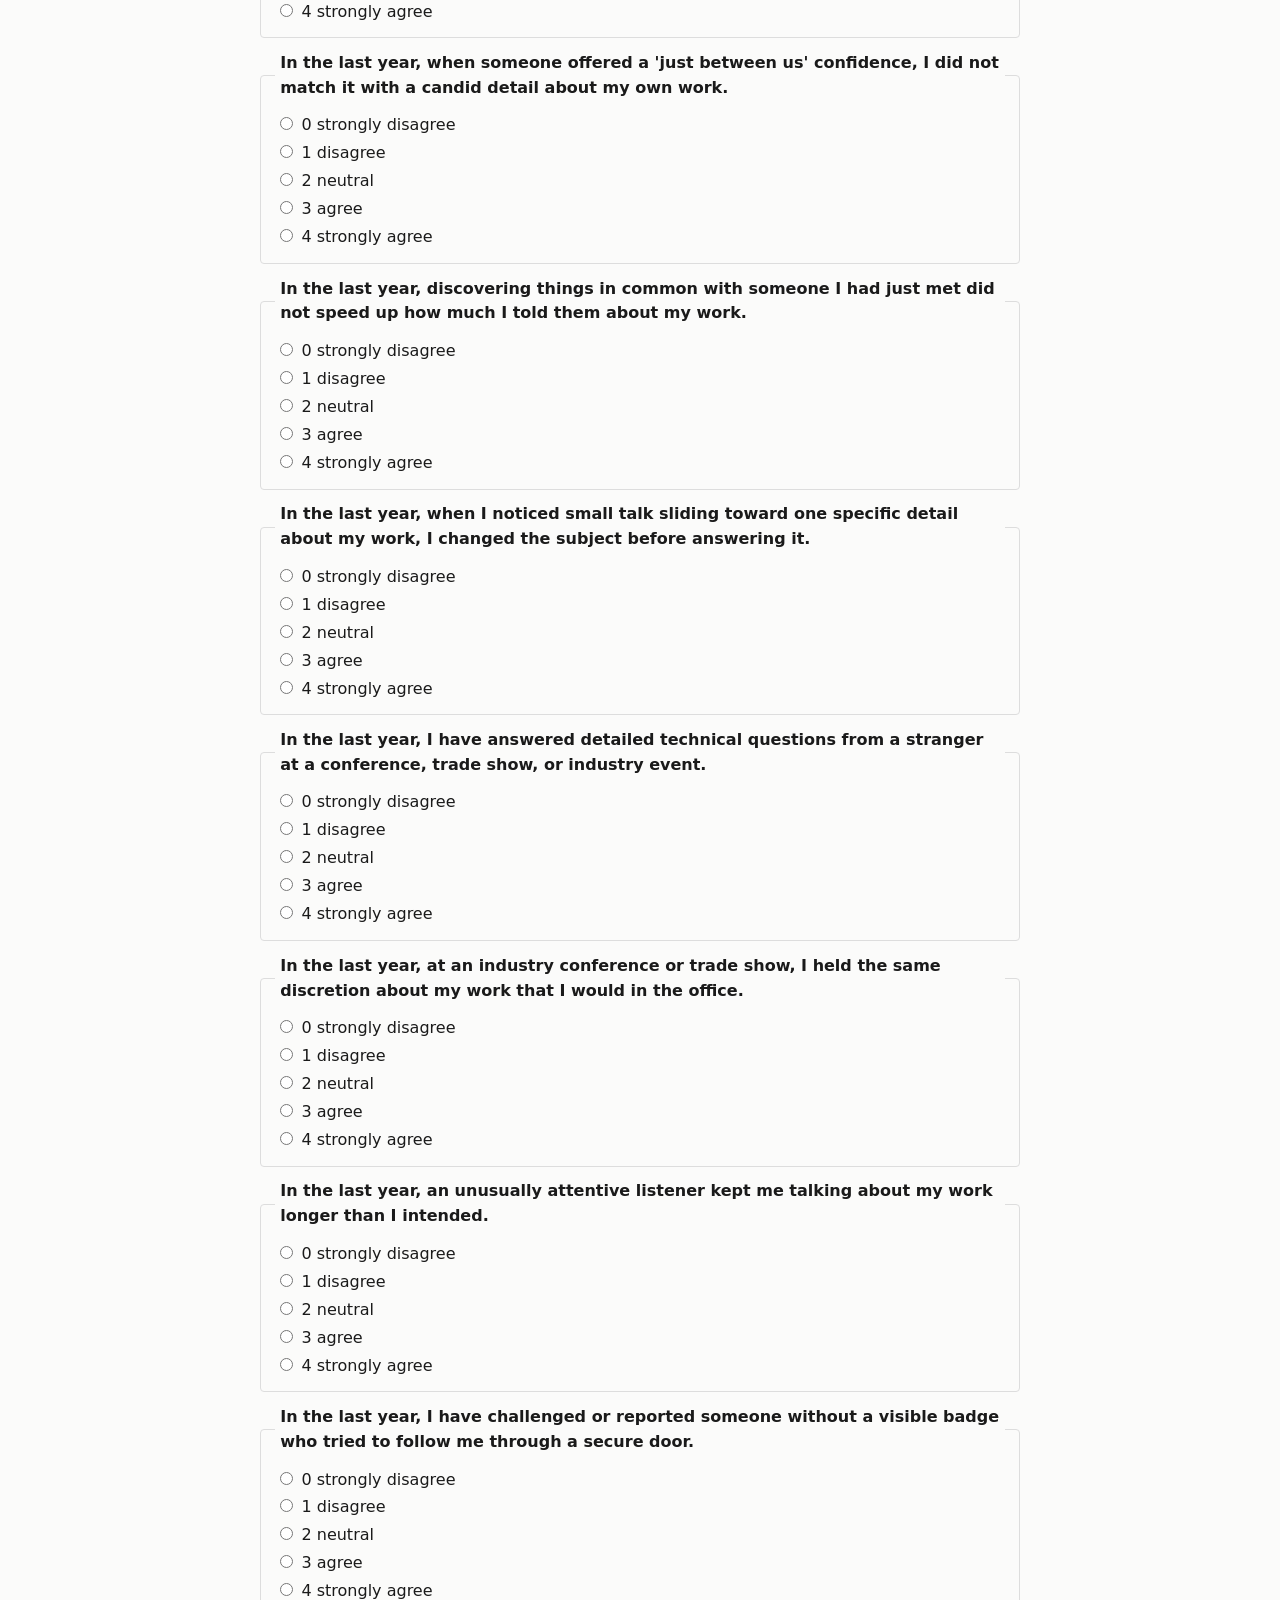
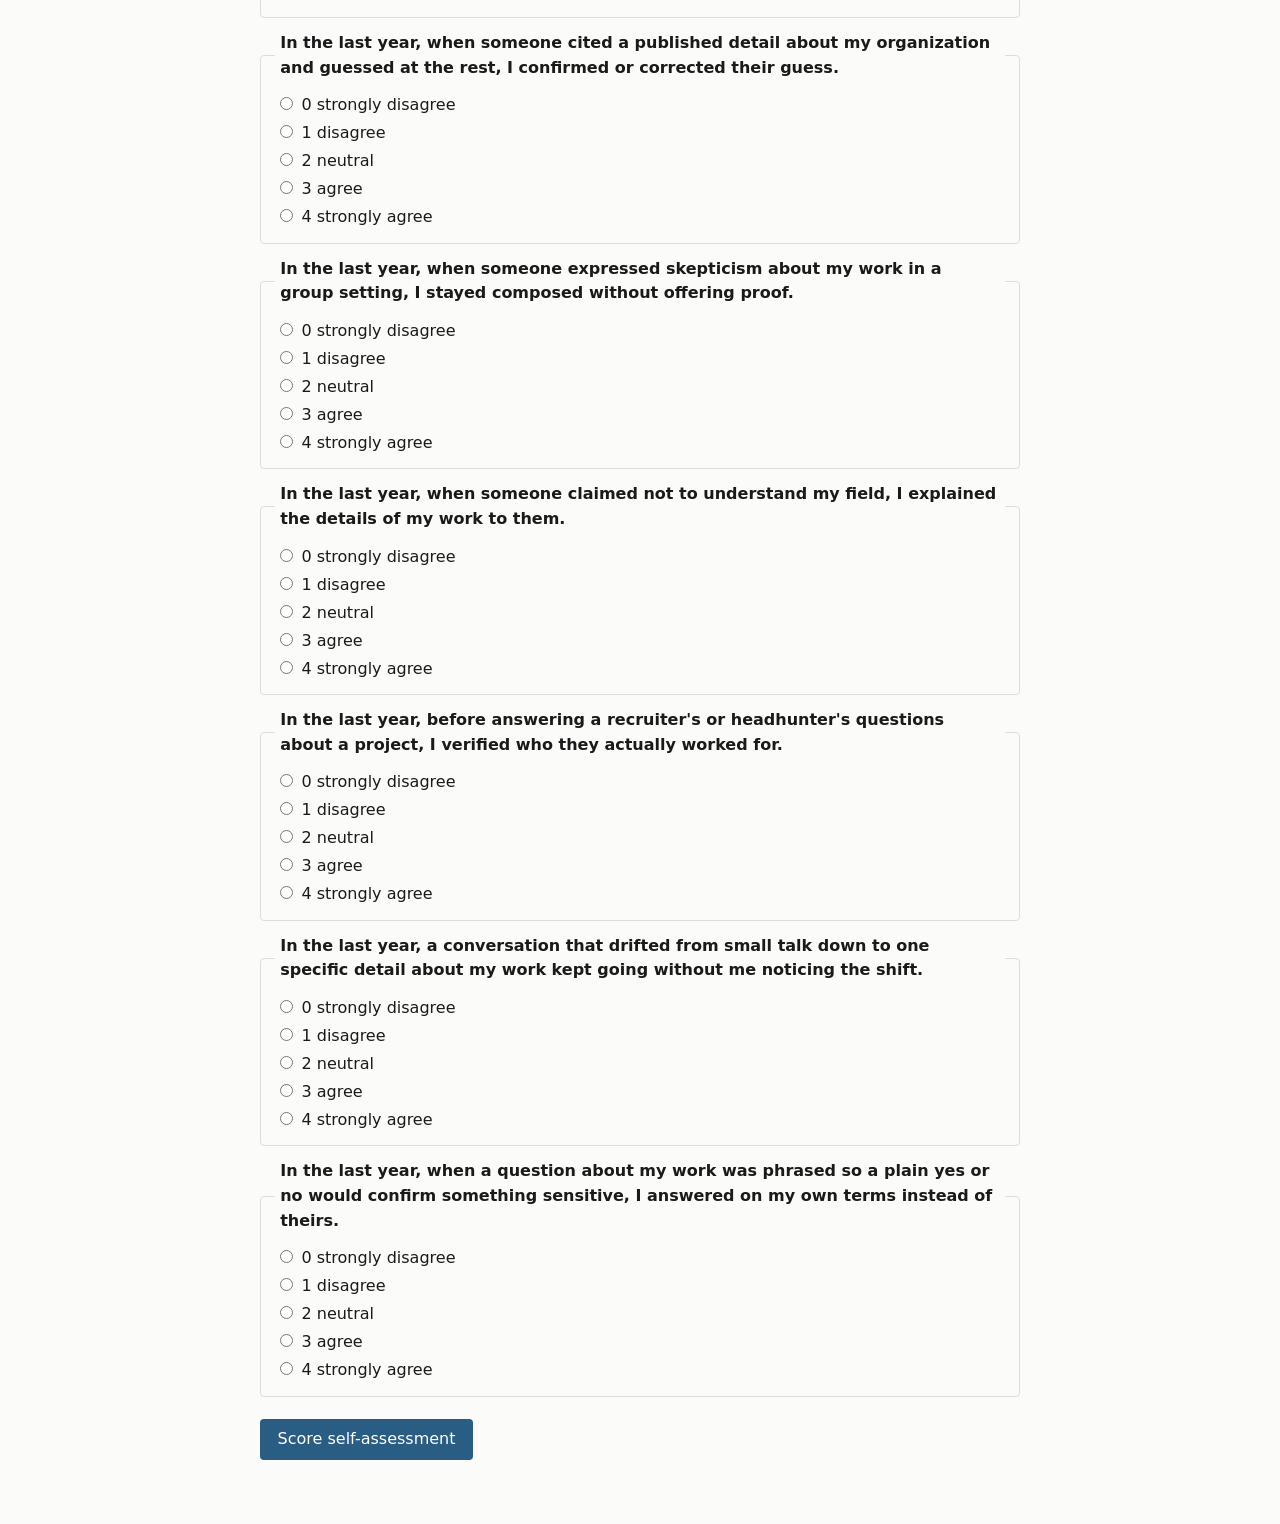
<file: web/self.html>
<!DOCTYPE html>
<html lang="en">
<head>
  <meta charset="utf-8">
  <meta name="viewport" content="width=device-width, initial-scale=1">
  <title>Self-assessment - Elicitation Defense Lab</title>
  <link rel="stylesheet" href="style.css">
</head>
<body>
<main>
  <p><a class="back-link" href="index.html">&larr; Elicitation Defense Lab</a></p>
  <h1>Self-assessment</h1>
  <p class="note">This is a self-reflection prompt, not a skills test. It asks how you would react in the moment, and a self-report like this is a weak stand-in for what you would actually do under pressure. Treat a high score here as a place to focus, not a verdict. The <a href="knowledge.html">knowledge check</a> is the module that actually tests whether you can recognize a technique and pick the right countermeasure and reporting response.</p>

  <div class="privacy">
    Everything here runs in your browser. The drawn items and your answers are
    scored locally and never leave the page. In-progress answers are kept only
    in this browser's local storage.
  </div>

  <p class="note">Rate each statement from 0 (strongly disagree) to 4 (strongly agree). <span id="sample-note"></span></p>

  <p id="load-error" hidden></p>

  <div id="self-items"></div>
  <button id="self-run">Score self-assessment</button>

  <section id="result" hidden>
    <h2>Result</h2>
    <div id="result-summary"></div>
  </section>
</main>
<script type="module" src="self.js"></script>
</body>
</html>
</file>
<file: web/style.css>
:root {
  --fg: #1a1a1a;
  --muted: #555;
  --bg: #fbfbfa;
  --card: #fff;
  --line: #ddd;
  --accent: #2a5d84;
  --flag: #8a3324;
  --risk-low: #2a7d4f;
  --risk-elevated: #b8860b;
}
body {
  margin: 0;
  font: 16px/1.55 system-ui, sans-serif;
  color: var(--fg);
  background: var(--bg);
}
main { max-width: 760px; margin: 0 auto; padding: 1.5rem 1.2rem 4rem; }
h1 { margin-bottom: .2rem; }
h2 { margin-top: 2.4rem; border-bottom: 1px solid var(--line); padding-bottom: .3rem; }
.note { color: var(--muted); }
.privacy {
  background: var(--card);
  border: 1px solid var(--line);
  border-left: 3px solid var(--accent);
  padding: .8rem 1rem;
  margin: 1.2rem 0;
}
.back-link { display: inline-block; margin-bottom: 1rem; }
.modules { list-style: none; margin: 1.5rem 0; padding: 0; }
.modules li {
  background: var(--card);
  border: 1px solid var(--line);
  border-radius: 4px;
  padding: .9rem 1.1rem;
  margin: .8rem 0;
}
.modules h3 { margin: 0 0 .3rem; }
.modules a { color: var(--accent); font-weight: 600; text-decoration: none; }
.modules a:hover { text-decoration: underline; }
fieldset.item { border: 1px solid var(--line); border-radius: 4px; margin: .8rem 0; padding: .6rem .9rem; }
fieldset.item legend { font-weight: 600; padding: 0 .3rem; }
label.likert, label.check, label.choice { display: block; margin: .2rem 0; cursor: pointer; }
.scenario { background: var(--card); border: 1px solid var(--line); border-radius: 4px; padding: .8rem 1rem; margin: 1rem 0; }
.scenario > p:first-child { font-weight: 600; }
button {
  font: inherit;
  background: var(--accent);
  color: #fff;
  border: 0;
  border-radius: 4px;
  padding: .5rem 1.1rem;
  margin-top: .6rem;
  cursor: pointer;
}
select { font: inherit; padding: .3rem; }
#result { background: var(--card); border: 1px solid var(--line); border-radius: 4px; padding: 1rem 1.2rem; margin-top: 1.5rem; }
.flag { color: var(--flag); font-weight: 600; }
pre { background: #f2f2f0; border: 1px solid var(--line); border-radius: 4px; padding: .7rem; overflow-x: auto; font-size: .85rem; }
#load-error { color: var(--flag); }
.context-row { margin: 1rem 0; }
.scorecard-classes { list-style: none; margin: .8rem 0; padding: 0; }
.scorecard-classes li {
  border: 1px solid var(--line);
  border-left: 3px solid var(--line);
  border-radius: 4px;
  padding: .6rem .9rem;
  margin: .5rem 0;
}
.scorecard-classes li.risk-low { border-left-color: var(--risk-low); }
.scorecard-classes li.risk-elevated { border-left-color: var(--risk-elevated); }
.scorecard-classes li.risk-high { border-left-color: var(--flag); }
.scorecard-classes p { margin: .3rem 0 0; color: var(--muted); }
.matched-techniques { margin-top: .8rem; }
.class-profile { margin-top: .8rem; }
.class-profile summary { cursor: pointer; font-weight: 600; }
.item-group {
  background: var(--card);
  border: 1px solid var(--line);
  border-radius: 4px;
  padding: .2rem 1rem .9rem;
  margin: .9rem 0;
}
.item-group summary { cursor: pointer; font-weight: 600; padding: .7rem 0; font-size: 1.05rem; }
.dim-feedback { margin: 1rem 0; padding-top: .8rem; border-top: 1px solid var(--line); }
.dim-feedback:first-of-type { border-top: 0; padding-top: 0; }
.dim-feedback p { margin: .3rem 0; }
.dim-feedback .dim-status { font-weight: 600; margin-bottom: .4rem; }
.dim-feedback .dim-explanation { color: var(--muted); }
</file>
